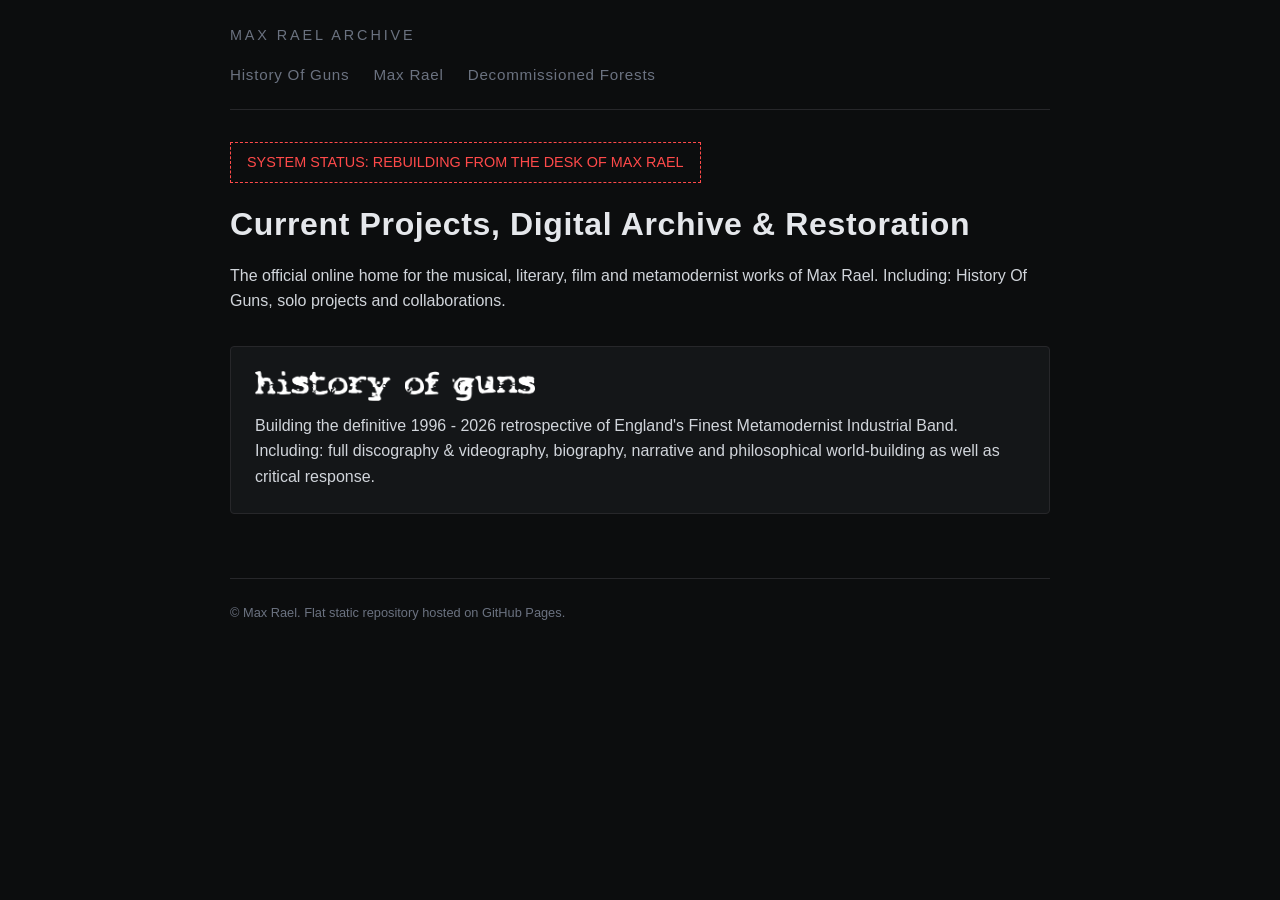
<file: index.html>
<!doctype html>
<html lang="en">
  <head>
    <meta charset="UTF-8" />
    <meta name="viewport" content="width=device-width, initial-scale=1.0" />
    <title>Max Rael - Digital Archive & Portfolio</title>
    <link rel="stylesheet" href="css/style.css" />
  </head>
  <body>
    <div class="container">
      <div>
        <!-- Master Navigation Bar -->
        <header class="site-header">
          <div class="site-title">
            <a href="index.html">Max Rael Archive</a>
          </div>
          <nav class="matrix-nav">
            <a href="historyofguns/index.html">History Of Guns</a>
            <a href="maxrael/index.html">Max Rael</a>
            <a href="#" class="placeholder" title="In development"
              >Decommissioned Forests</a
            >
          </nav>
        </header>

        <main class="hero">
          <div class="status">
            System Status: Rebuilding from the Desk of Max Rael
          </div>
          <h1>Current Projects, Digital Archive & Restoration</h1>
          <p>
            The official online home for the musical, literary, film and
            metamodernist works of Max Rael. Including: History Of Guns, solo
            projects and collaborations.
          </p>

          <div class="project-cards">
            <a href="historyofguns/index.html" class="card">
              <div class="card-logo-container">
                <img
                  src="historyofguns/images/hog-logo.png"
                  alt="History Of Guns"
                  class="card-logo"
                />
              </div>

              <p>
                Building the definitive 1996 - 2026 retrospective of England's
                Finest Metamodernist Industrial Band. Including: full
                discography & videography, biography, narrative and
                philosophical world-building as well as critical response.
              </p>
            </a>
          </div>
        </main>
      </div>

      <footer>
        <span
          >&copy; Max Rael. Flat static repository hosted on GitHub Pages.</span
        >
      </footer>
    </div>
  </body>
</html>
</file>
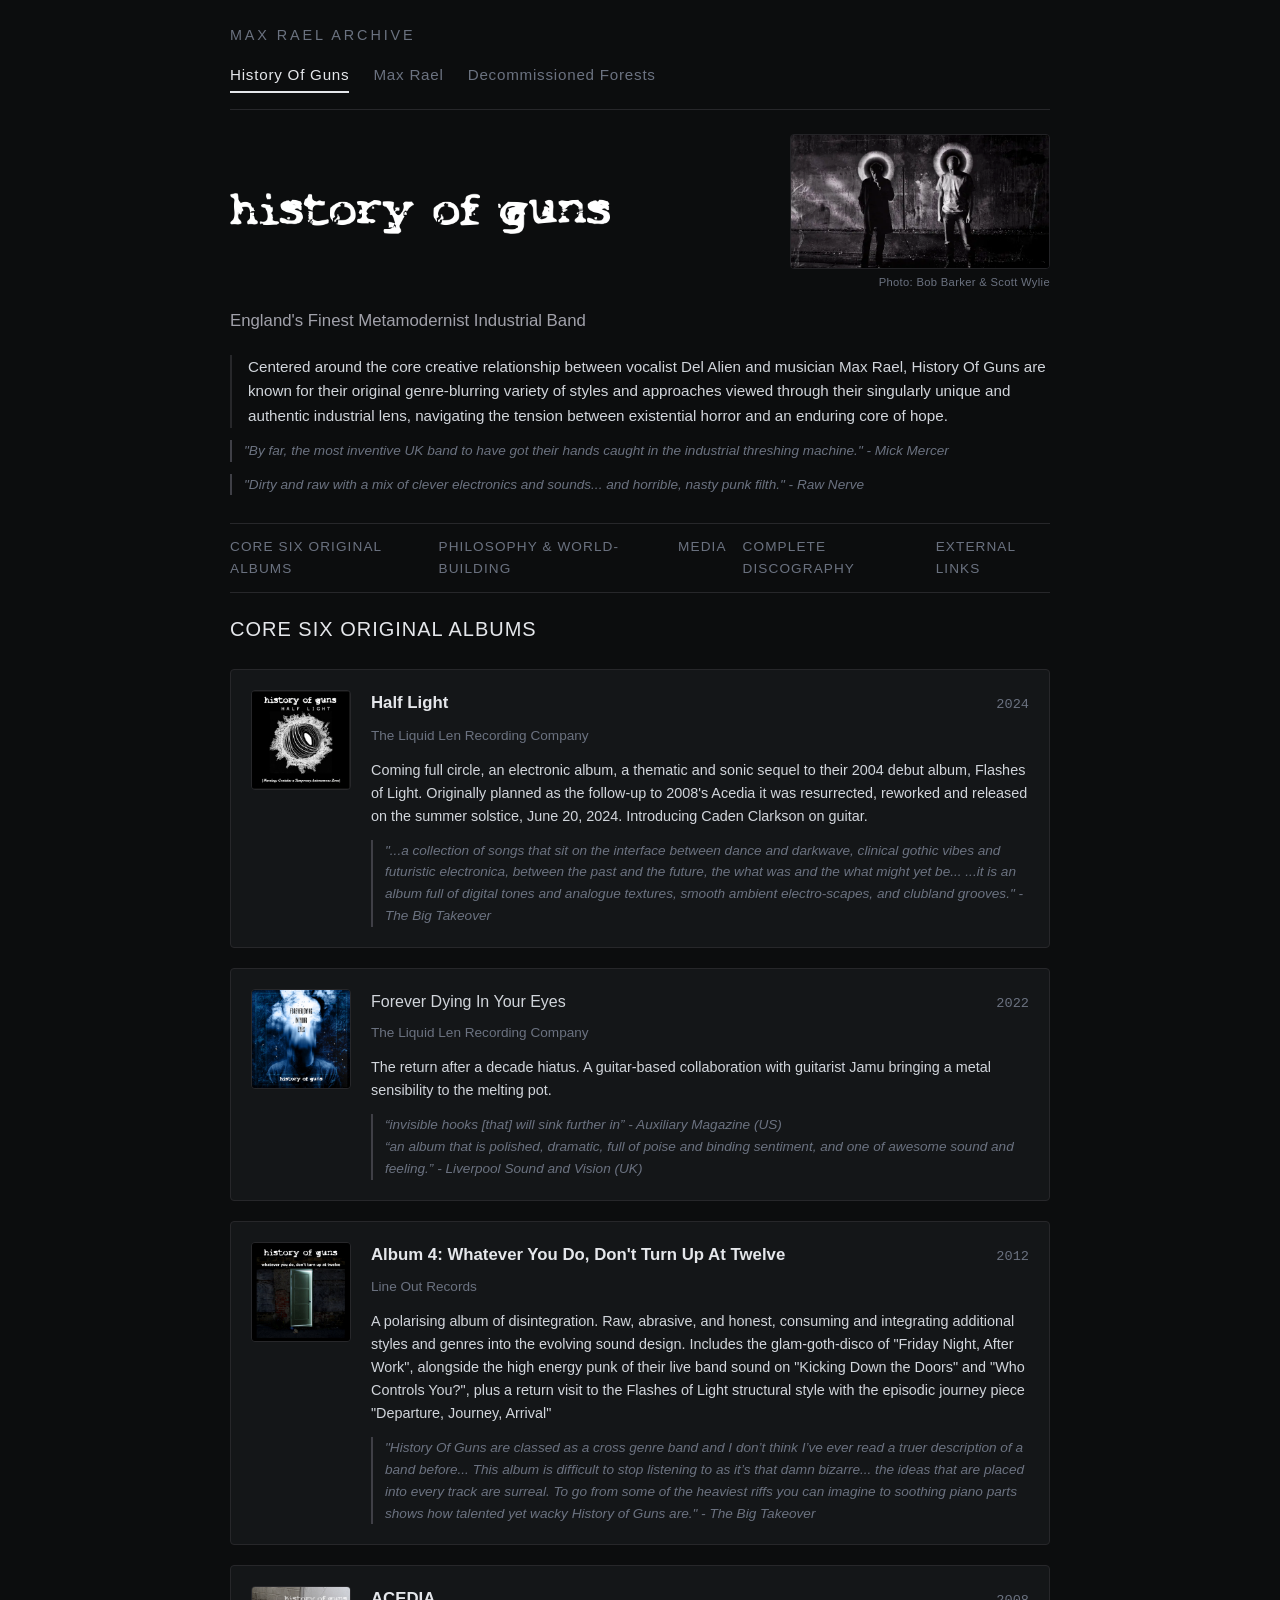
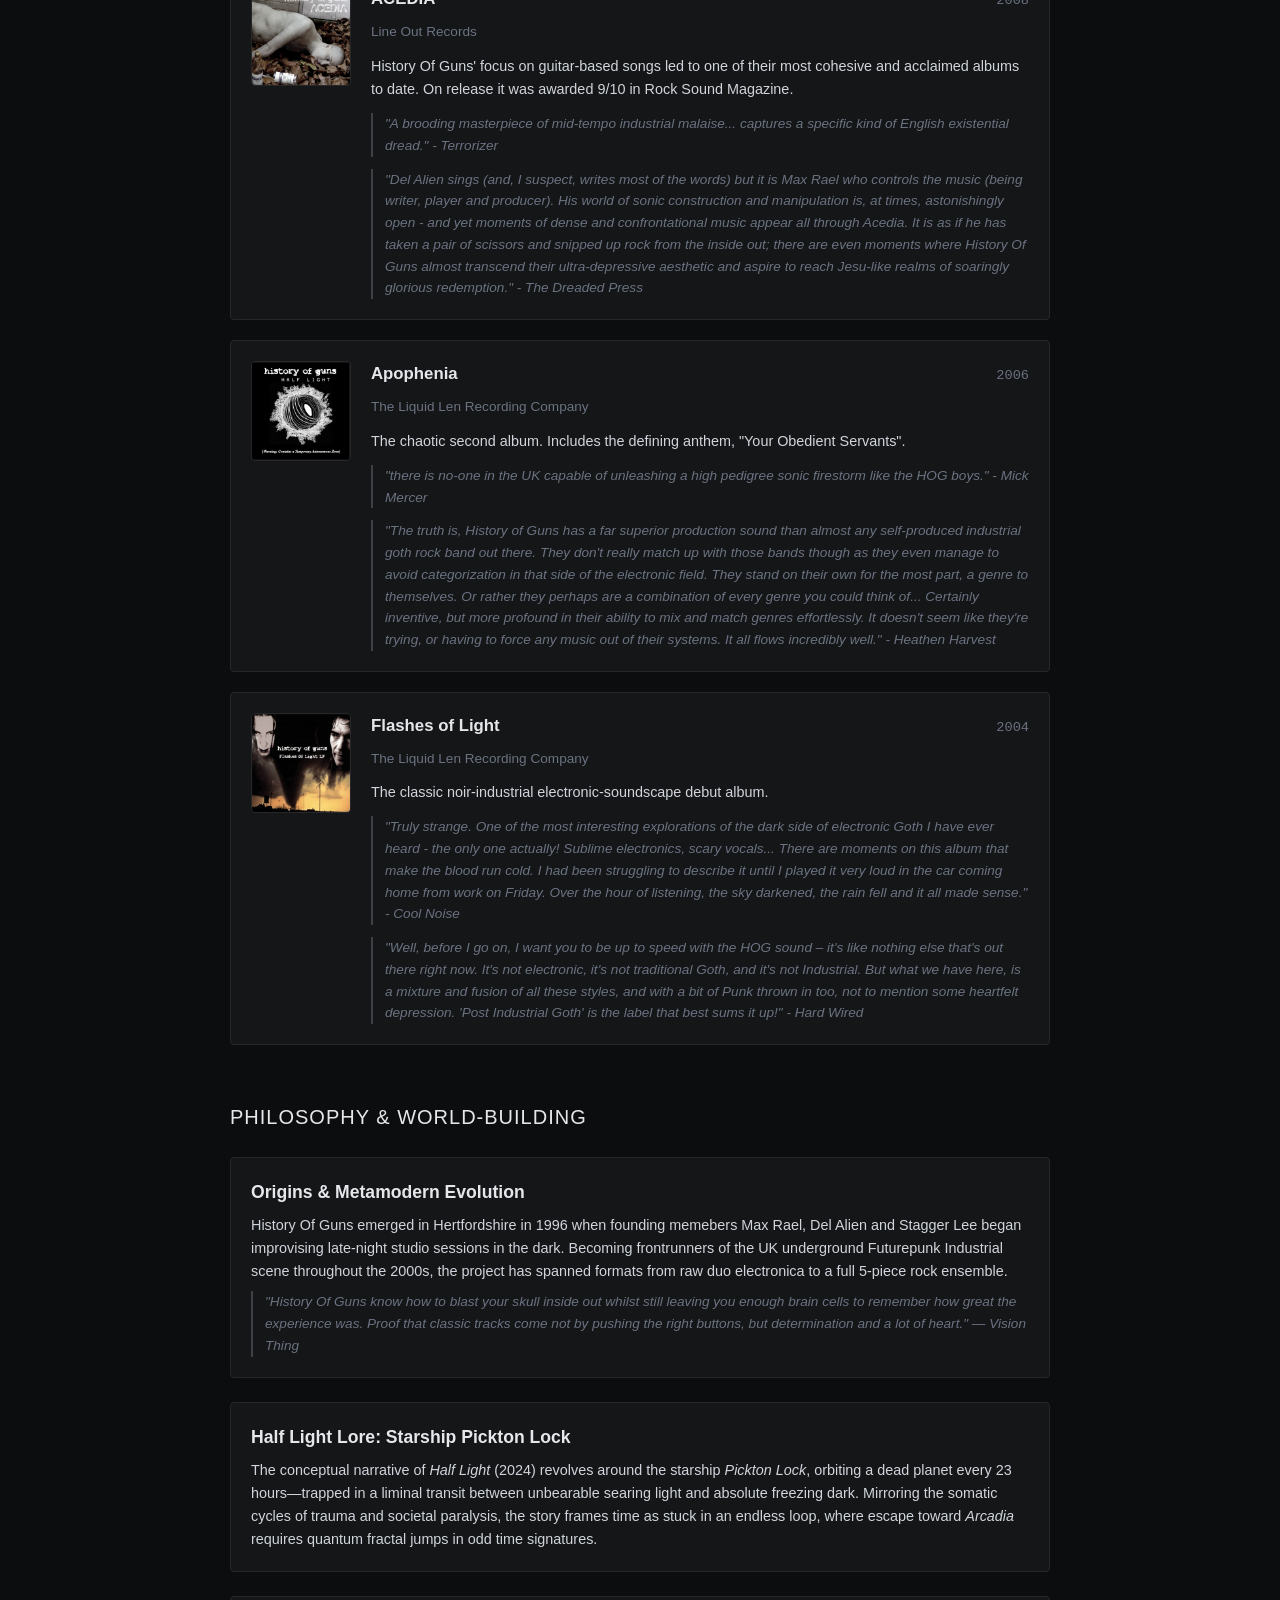
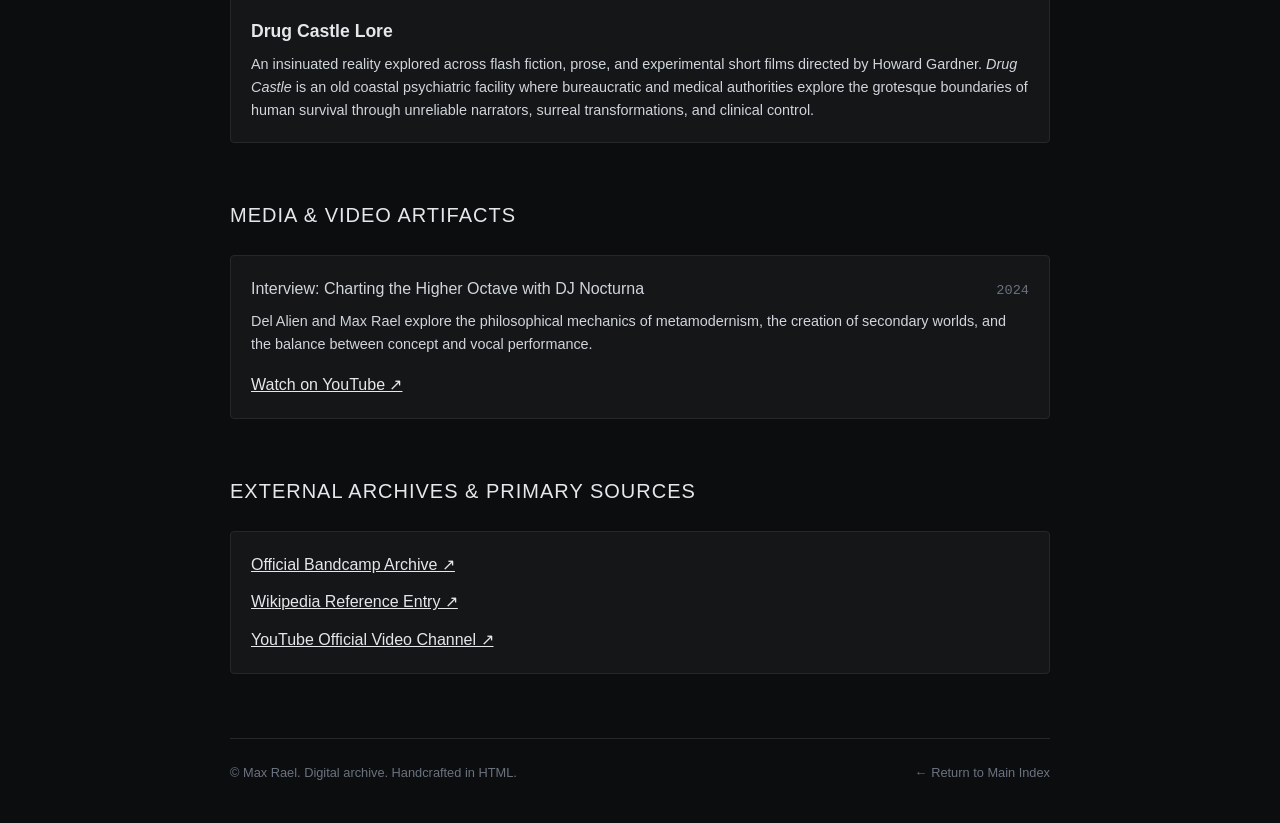
<file: historyofguns/index.html>
<!doctype html>
<html lang="en">
  <head>
    <meta charset="UTF-8" />
    <meta name="viewport" content="width=device-width, initial-scale=1.0" />
    <title>History Of Guns — Official Homepage</title>
    <link rel="stylesheet" href="../css/style.css">
  </head>
  <body>
    <div class="container">
      <!-- Site Header & Master Navigation -->
      <header class="site-header">
        <div class="site-title"><a href="../index.html">Max Rael Archive</a></div>
        <nav class="matrix-nav">
          <a href="index.html" class="active">History Of Guns</a>
          <a href="../maxrael/index.html">Max Rael</a>
          <a href="#" class="placeholder" title="In development">Decommissioned Forests</a>
        </nav>
      </header>

      <!-- Main Heading -->
      <main>
        <section class="dossier-intro">
          <div class="dossier-hero-header">
            <div class="brand-banner">
              <img
              src="images/hog-logo.png"
              alt="History Of Guns"
              class="responsive-logo"
              />
          </div>
          <figure class="hero-photo-card">
      <img
        src="images/bandpix/history_of_guns_4.webp"
        alt="Del Alien and Max Rael standing against a textured concrete wall with glowing circular halos behind their heads"
        class="hero-band-photo"
      />
      <figcaption class="hero-photo-caption">
        Photo: Bob Barker &amp; Scott Wylie
      </figcaption>
    </figure>
          </div>
          <h1 class="visually-hidden">History Of Guns</h1>
          <p class="dossier-subtitle">
            England's Finest Metamodernist Industrial Band
          </p>
          <p class="lead-text">
            Centered around the core creative relationship between vocalist Del
            Alien and musician Max Rael, History Of Guns are known for their
            original genre-blurring variety of styles and approaches viewed
            through their singularly unique and authentic industrial lens,
            navigating the tension between existential horror and an enduring
            core of hope.
          </p>
          <div class="quote-block">
              "By far, the most inventive UK band to have got their hands caught
              in the industrial threshing machine." - Mick Mercer
            </div>
            <div class="quote-block">
            "Dirty and raw with a mix of clever electronics and sounds... and horrible, nasty punk filth." - Raw Nerve
            </div> 
          </section>

        <!-- Artifact Filter Bar -->
        <nav class="artifact-filters">
          <a href="#discography">Core Six Original Albums</a>
          <a href="#dossier">Philosophy & World-Building</a>
          <a href="#media">Media</a>
          <a href="discog.html">Complete Discography</a>
          <a href="#archives">External Links</a>
        </nav>

        <!-- Studio Releases Section -->
        <section id="discography" class="section-block">
          <h2>Core Six Original Albums</h2>
          <div class="release-list">
            <article class="release-card">
          <div class="release-card-body">
            <!-- Clickable Album Cover Thumbnail -->
            <a href="album-half-light.html" class="release-thumb-link" title="Explore Half Light (2024)">
              <img src="images/thumbs/half_light_thumb.jpg" alt="Half Light album cover" class="release-thumb">
            </a>

            <!-- Release Details & Clickable Title -->
            <div class="release-content">
              <div class="release-header">
                <span class="release-title">
                    <a href="album-half-light.html" class="release-title-link">Half Light</a>
                </span>
                <span class="release-year">2024</span>
              </div>
              <div class="release-meta">The Liquid Len Recording Company</div>
              <p class="release-desc">
                Coming full circle, an electronic album, a thematic and sonic
                sequel to their 2004 debut album, Flashes of Light. Originally
                planned as the follow-up to 2008's Acedia it was resurrected,
                reworked and released on the summer solstice, June 20, 2024.
                Introducing Caden Clarkson on guitar.
              </p>
              <div class="quote-block">
                "...a collection of songs that sit on the interface between
                dance and darkwave, clinical gothic vibes and futuristic
                electronica, between the past and the future, the what was and
                the what might yet be... ...it is an album full of digital tones
                and analogue textures, smooth ambient electro-scapes, and
                clubland grooves." - The Big Takeover
              </div>
            </article>

            <article class="release-card">
              <!-- 1. START THE FLEXWRAPPER HERE -->
              <div class="release-card-body">
                <!-- Thumbnail Link -->
                <a href="album-forever.html" class="release-thumb-link" title="Explore Forever Dying In Your Eyes (2022)">
                  <img src="images/thumbs/forever_dying_thumb.jpg" alt="Forever Dying In Your Eyes album cover" class="release-thumb">
                </a>
                <!-- 2. WRAP ALL TEXT ELEMENTS IN RELEASE-CONTENT -->
                <div class="release-content">
                  <div class="release-header">
                    <span class="release-title">Forever Dying In Your Eyes</span>
                    <span class="release-year">2022</span>
                  </div>

                  <div class="release-meta">The Liquid Len Recording Company</div>
                    <p class="release-desc">
                      The return after a decade hiatus. A guitar-based collaboration
                      with guitarist Jamu bringing a metal sensibility to the melting pot.
                    </p>
                  <div class="quote-block">
                    “invisible hooks [that] will sink further in” - Auxiliary Magazine (US) 
                    <br>“an album that is polished, dramatic, full of poise and binding sentiment, and one of awesome sound and feeling.” - Liverpool Sound and Vision (UK)
                  </div>
                </div>
              </div>
            </article>

            <article class="release-card">
              <!-- 1. START THE FLEXWRAPPER HERE -->
              <div class="release-card-body">
                <!-- Thumbnail Link -->
                <a href="album-album4.html" class="release-thumb-link" title="Explore Album 4 (2012)">
                  <img src="images/thumbs/album4_thumb.jpg" alt="Album 4 album cover" class="release-thumb">
                </a>
                <!-- 2. WRAP ALL TEXT ELEMENTS IN RELEASE-CONTENT -->
                <div class="release-content">
                  <div class="release-header">
                    <span class="release-title"><a href="album-album4.html" class="release-title-link">Album 4: Whatever You Do, Don't Turn Up At Twelve</a></span
                >
                    <span class="release-year">2012</span>
                  </div>
                  <div class="release-meta">Line Out Records</div>
                  <p class="release-desc">
                     A polarising album of disintegration. Raw, abrasive, and honest,
                    consuming and integrating additional styles and genres into the
                    evolving sound design. Includes the glam-goth-disco of "Friday Night,
                    After Work", alongside the high energy punk of their live band
                    sound on "Kicking Down the Doors" and "Who Controls You?", plus a
                    return visit to the Flashes of Light structural style with the episodic 
                    journey piece "Departure, Journey, Arrival"
                  </p>
                  <div class="quote-block">
                    "History Of Guns are classed as a cross genre band and I don’t think I’ve ever 
                     read a truer description of a band before... This album is difficult to stop listening 
                     to as it’s that damn bizarre... the ideas that are placed into every track are surreal. 
                     To go from some of the heaviest riffs you can imagine to soothing piano parts shows how talented 
                     yet wacky History of Guns are." - The Big Takeover                   
                  </div>
                </div>
              </div> 
            </article>

            <article class="release-card">
              <!-- 1. START THE FLEXWRAPPER HERE -->
              <div class="release-card-body">
                <!-- Clickable Album Cover Thumbnail -->
                <a href="album-acedia.html" class="release-thumb-link" title="Explore Acedia (2008)">
                  <img src="images/thumbs/acedia_thumb.jpg" alt="Acedia album cover" class="release-thumb">
                </a>
                <!-- Release Details & Clickable Title -->
                <div class="release-content">
                 <div class="release-header">
                  <span class="release-title"><a href="album-acedia.html" class="release-title-link">ACEDIA</a></span>
                  <span class="release-year">2008</span>
                 </div>
                <div class="release-meta">Line Out Records</div>
                <p class="release-desc">
                History Of Guns' focus on guitar-based songs led to one of their most cohesive and acclaimed albums to date. 
                On release it was awarded 9/10 in Rock Sound Magazine. 
                </p>
                <div class="quote-block">
                "A brooding masterpiece of mid-tempo industrial malaise...
                captures a specific kind of English existential dread." - Terrorizer
                </div>
                <div class="quote-block">
                "Del Alien sings (and, I suspect, writes most of the words) but it is Max Rael who controls the music (being writer, player and producer). His world of sonic construction and manipulation is, at times, astonishingly open - and yet moments of dense and confrontational music appear all through Acedia. It is as if he has taken a pair of scissors and snipped up rock from the inside out; there are even moments where History Of Guns almost transcend their ultra-depressive aesthetic and aspire to reach Jesu-like realms of soaringly glorious redemption." - The Dreaded Press
              </div>
              </div>
              </div>
            </article>

            <article class="release-card">
              <div class="release-card-body">
              <!-- Clickable Album Cover Thumbnail -->
              <a href="album-apophenia.html" class="release-thumb-link" title="Explore Half Light (2024)">
               <img src="images/thumbs/half_light_thumb.jpg" alt="Half Light album cover" class="release-thumb">
              </a>
              <!-- 2. WRAP ALL TEXT ELEMENTS IN RELEASE-CONTENT -->
              <div class="release-content">
                <div class="release-header">
                 <span class="release-title"><a href="album-apophenia.html" class="release-title-link">Apophenia</a></span>
                 <span class="release-year">2006</span>
                </div>
                <div class="release-meta">The Liquid Len Recording Company</div>
                  <p class="release-desc">
                    The chaotic second album. Includes the defining anthem, "Your Obedient
                     Servants".
                  </p>
                
                <div class="quote-block">
                 "there is no-one in the UK capable of unleashing a high pedigree sonic firestorm like the HOG boys." - Mick Mercer 
              </div>
                              <div class="quote-block">
            "The truth is, History of Guns has a far superior production sound than almost any self-produced industrial goth rock band out there. They don't really match up with those bands though as they even manage to avoid categorization in that side of the electronic field. They stand on their own for the most part, a genre to themselves. Or rather they perhaps are a combination of every genre you could think of... Certainly inventive, but more profound in their ability to mix and match genres effortlessly. It doesn't seem like they're trying, or having to force any music out of their systems. It all flows incredibly well." - Heathen Harvest
            </div>
            </div>
                </div>
            </article>

            <article class="release-card">
             <div class="release-card-body">
              <!-- Clickable Album Cover Thumbnail -->
              <a href="album-flashes.html" class="release-thumb-link" title="Explore Flashes of Light (2004)">
               <img src="images/thumbs/flashes_thumb.jpg" alt="Flashes of Light album cover" class="release-thumb">
              </a>

              <!-- Release Details & Clickable Title -->
              <div class="release-content">  
               <div class="release-header">
                <span class="release-title"><a href="album-flashes.html" class="release-title-link">Flashes of Light</a></span>
                <span class="release-year">2004</span>
               </div>
               <div class="release-meta">The Liquid Len Recording Company</div>
                <p class="release-desc">
                 The classic noir-industrial electronic-soundscape debut album.
                </p>
               
               <div class="quote-block">"Truly strange. One of the most interesting explorations of the dark side of electronic Goth I have ever heard - the only one actually! Sublime electronics, scary vocals... There are moments on this album that make the blood run cold. I had been struggling to describe it until I played it very loud in the car coming home from work on Friday. Over the hour of listening, the sky darkened, the rain fell and it all made sense." - Cool Noise</div>
               <div class="quote-block">"Well, before I go on, I want you to be up to speed with the HOG sound – it's like nothing else that's out there right now. It's not electronic, it's not traditional Goth, and it's not Industrial. But what we have here, is a mixture and fusion of all these styles, and with a bit of Punk thrown in too, not to mention some heartfelt depression. 'Post Industrial Goth' is the label that best sums it up!" - Hard Wired</div>
             </div>
            </article>
          </div>
        </section>
        <!-- Dossier: History, Narratives, Critical Lore -->
        <section id="dossier" class="section-block">
          <h2>Philosophy & World-Building</h2>

          <!-- 1. Biography & Critical Reception -->
          <article class="release-card" style="margin-bottom: 1.5rem">
            <h3
              style="
                color: var(--accent-color);
                font-size: 1.1rem;
                margin-bottom: 0.5rem;
              "
            >
              Origins & Metamodern Evolution
            </h3>
            <p class="release-desc">
              History Of Guns emerged in Hertfordshire in 1996 when founding memebers 
              Max Rael, Del Alien and Stagger Lee began improvising late-night studio 
              sessions in the dark. Becoming frontrunners of the UK underground Futurepunk
              Industrial scene throughout the 2000s, the project has spanned formats
              from raw duo electronica to a full 5-piece rock ensemble.
            </p>
            
            <div class="quote-block" style="margin-top: 0.5rem">
              "History Of Guns know how to blast your skull inside out whilst still leaving you enough brain cells to remember how great the experience was. Proof that classic tracks come not by pushing the right buttons, but determination and a lot of heart." — Vision Thing
            </div>
          </article>

          <!-- 2. Half Light Lore -->
          <article class="release-card" style="margin-bottom: 1.5rem">
            <h3
              style="
                color: var(--accent-color);
                font-size: 1.1rem;
                margin-bottom: 0.5rem;
              "
            >
              Half Light Lore: Starship Pickton Lock
            </h3>
            <p class="release-desc">
              The conceptual narrative of <em>Half Light</em> (2024) revolves
              around the starship <em>Pickton Lock</em>, orbiting a dead planet
              every 23 hours—trapped in a liminal transit between unbearable
              searing light and absolute freezing dark. Mirroring the somatic
              cycles of trauma and societal paralysis, the story frames time as
              stuck in an endless loop, where escape toward
              <em>Arcadia</em> requires quantum fractal jumps in odd time
              signatures.
            </p>
          </article>

          <!-- 3. Drug Castle Lore -->
          <article class="release-card">
            <h3
              style="
                color: var(--accent-color);
                font-size: 1.1rem;
                margin-bottom: 0.5rem;
              "
            >
              Drug Castle Lore
            </h3>
            <p class="release-desc">
              An insinuated reality explored across flash fiction, prose, and
              experimental short films directed by Howard Gardner.
              <em>Drug Castle</em> is an old coastal psychiatric facility where
              bureaucratic and medical authorities explore the grotesque
              boundaries of human survival through unreliable narrators, surreal
              transformations, and clinical control.
            </p>
          </article>
        </section>

        <!-- Media Section -->
        <section id="media" class="section-block">
          <h2>Media & Video Artifacts</h2>
          <div class="release-card">
            <div class="release-header">
              <span class="release-title"
                >Interview: Charting the Higher Octave with DJ Nocturna</span
              >
              <span class="release-year">2024</span>
            </div>
            <p class="release-desc" style="margin-bottom: 1rem">
              Del Alien and Max Rael explore the philosophical mechanics of
              metamodernism, the creation of secondary worlds, and the balance
              between concept and vocal performance.
            </p>
            <p>
              <a
                href="https://www.youtube.com/watch?v=d9YlDnWQgOo"
                target="_blank"
                style="color: var(--accent-color); text-decoration: underline"
                >Watch on YouTube ↗</a
              >
            </p>
          </div>
        </section>

        <!-- Links & External Archives -->
        <section id="archives" class="section-block">
          <h2>External Archives & Primary Sources</h2>
          <div class="release-card">
            <ul
              style="
                list-style: none;
                display: flex;
                flex-direction: column;
                gap: 0.75rem;
              "
            >
              <li>
                <a
                  href="https://historyofguns.bandcamp.com"
                  target="_blank"
                  style="color: var(--accent-color)"
                  >Official Bandcamp Archive ↗</a
                >
              </li>
              <li>
                <a
                  href="https://en.wikipedia.org/wiki/History_of_Guns"
                  target="_blank"
                  style="color: var(--accent-color)"
                  >Wikipedia Reference Entry ↗</a
                >
              </li>
              <li>
                <a
                  href="https://www.youtube.com/watch?v=WPaXtI0cIKg&list=PLx2bWRaDH5pyqkpFkQ772BtD4XsXRK-3u&pp=8AUB0gcJCW4DOCosWNinsAgC"
                  target="_blank"
                  style="color: var(--accent-color)"
                  >YouTube Official Video Channel ↗</a
                >
              </li>
            </ul>
          </div>
        </section>
      </main>

      <!-- Footer -->
      <footer>
        <span>&copy; Max Rael. Digital archive. Handcrafted in HTML.</span>
        <span><a href="../index.html">← Return to Main Index</a></span>
      </footer>
    </div>
  </body>
</html>
</file>
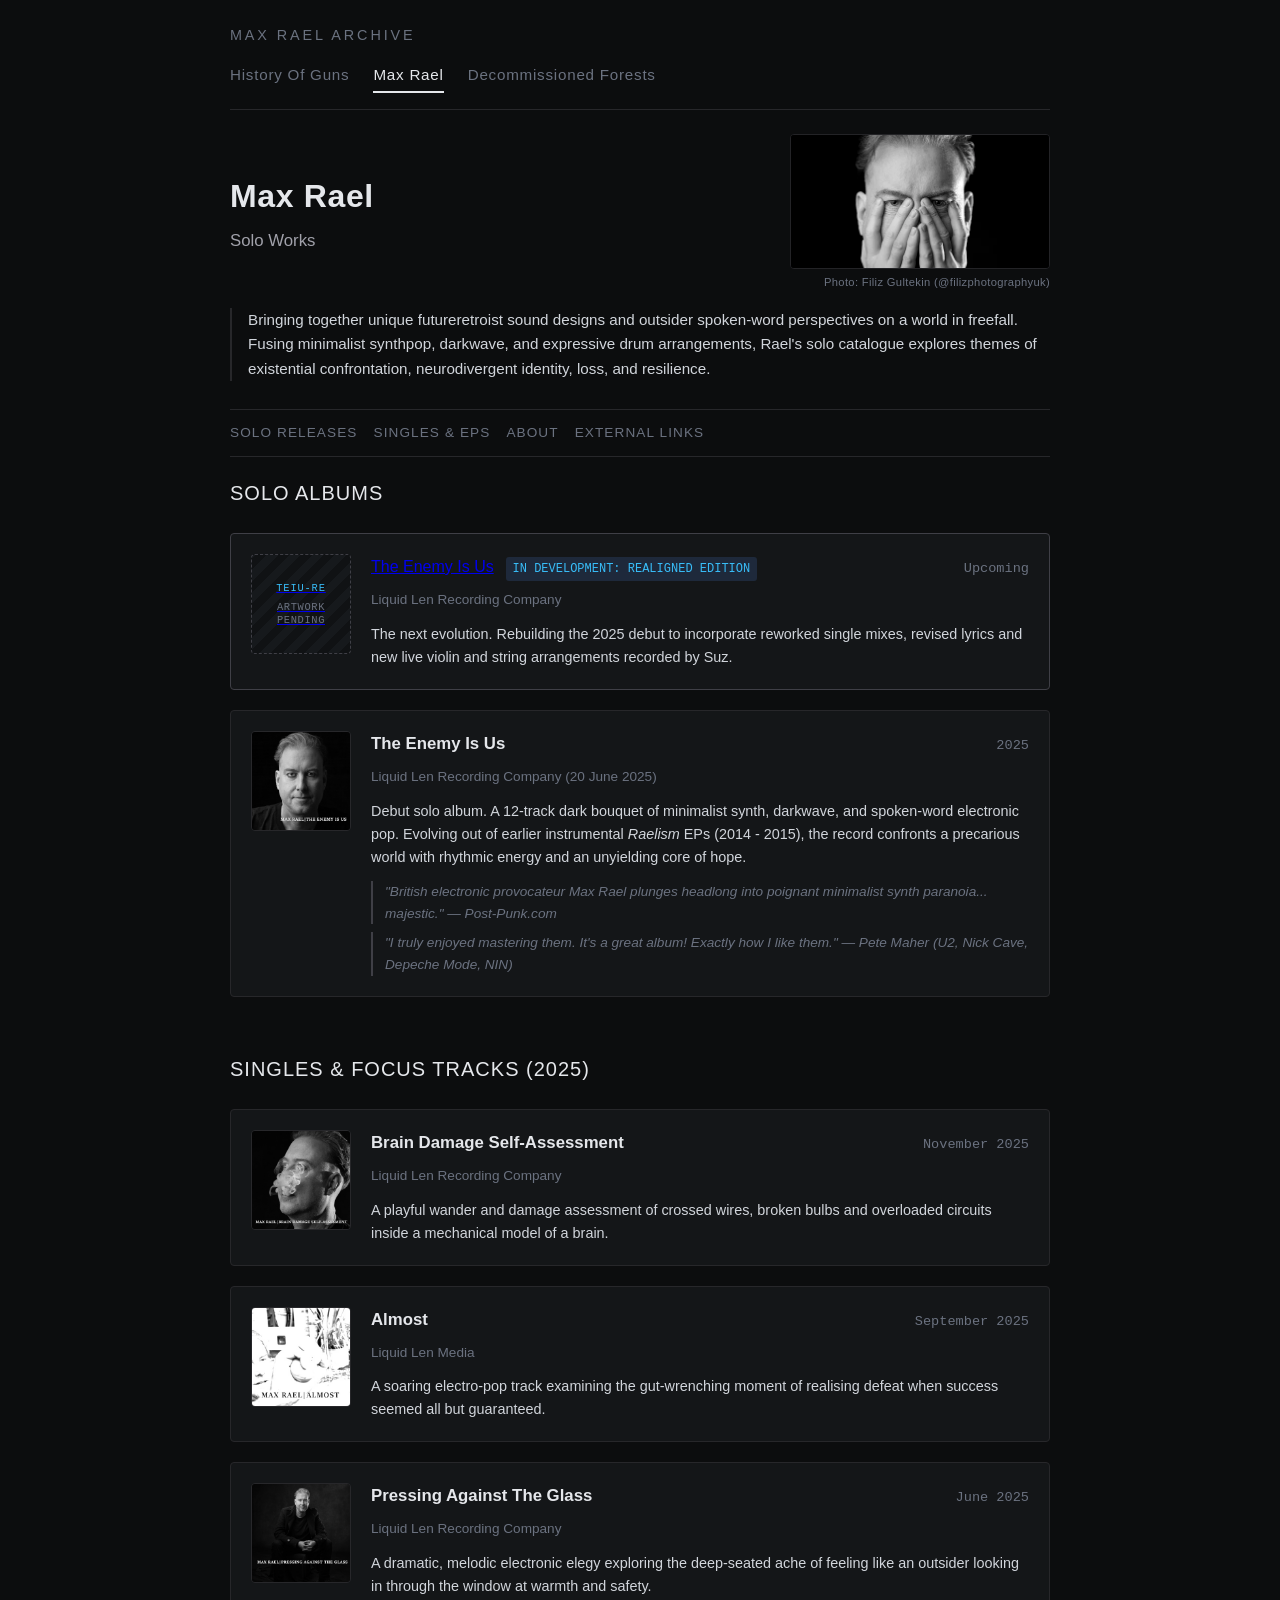
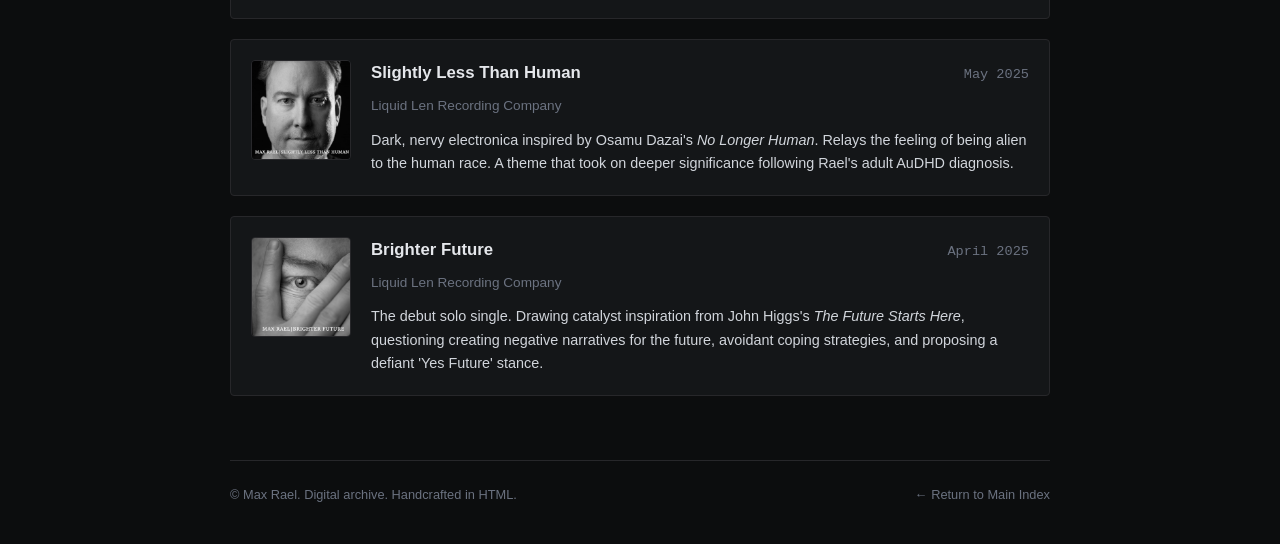
<file: maxrael/index.html>
<!doctype html>
<html lang="en">
  <head>
    <meta charset="UTF-8" />
    <meta name="viewport" content="width=device-width, initial-scale=1.0" />
    <title>Max Rael - Official Homepage</title>
    <link rel="stylesheet" href="../css/style.css" />
  </head>
  <body>
    <div class="container">
      <!-- Site Header & Master Navigation -->
      <header class="site-header">
        <div class="site-title">
          <a href="../index.html">Max Rael Archive</a>
        </div>
        <nav class="matrix-nav">
          <a href="../historyofguns/index.html">History Of Guns</a>
          <a href="maxrael/index.html" class="active">Max Rael</a>
          <a href="#" class="placeholder" title="In development"
            >Decommissioned Forests</a
          >
        </nav>
      </header>

      <!-- Main Heading -->
      <main>
        <section class="dossier-intro">
          <div class="dossier-hero-header">
            <!-- Left Column: Title & Subtitle -->
            <div class="brand-banner">
              <h1 style="margin-bottom: 0.35rem">Max Rael</h1>
              <p class="dossier-subtitle" style="margin-bottom: 0">
                Solo Works
              </p>
            </div>

            <!-- Right Column: Stylized Solo Portrait & Credit -->
            <figure class="hero-photo-card">
              <img
                src="images/max_4_web.webp"
                alt="Monochrome portrait of Max Rael holding his hands over his face against a black background"
                class="hero-band-photo"
              />
              <figcaption class="hero-photo-caption">
                Photo: Filiz Gultekin (@filizphotographyuk)
              </figcaption>
            </figure>
          </div>

          <p class="lead-text">
            Bringing together unique futureretroist sound designs and outsider
            spoken-word perspectives on a world in freefall. Fusing minimalist
            synthpop, darkwave, and expressive drum arrangements, Rael's solo
            catalogue explores themes of existential confrontation,
            neurodivergent identity, loss, and resilience.
          </p>
        </section>

        <!-- Sub-nav filters -->
        <nav class="artifact-filters">
          <a href="#releases">Solo Releases</a>
          <a href="#singles">Singles & EPs</a>
          <a href="#philosophy">About</a>
          <a href="#archives">External Links</a>
        </nav>

        <!-- Solo Releases Section -->
        <section id="releases" class="section-block">
          <h2>Solo Albums</h2>
          <div class="release-list">
            <!-- Incoming Realigned Edition -->
            <article class="release-card" style="border-color: #3f3f46">
              <div class="release-card-body">
                <a
                  href="#"
                  class="placeholder"
                  title="Explore The Enemy Is Us (Realigned Edition)"
                  ><div class="release-thumb-placeholder">
                    <span class="placeholder-code">TEIU-RE</span>
                    <span class="placeholder-status">ARTWORK<br />PENDING</span>
                  </div>
                </a>
                <div class="release-content">
                  <div class="release-header">
                    <span class="release-title">
                      <a href="#" class="placeholder">The Enemy Is Us</a>
                      <span class="badge-work"
                        >IN DEVELOPMENT: REALIGNED EDITION</span
                      >
                    </span>
                    <span class="release-year">Upcoming</span>
                  </div>
                  <div class="release-meta">Liquid Len Recording Company</div>
                  <p class="release-desc">
                    The next evolution. Rebuilding the 2025 debut to incorporate
                    reworked single mixes, revised lyrics and new live violin
                    and string arrangements recorded by Suz.
                  </p>
                </div>
              </div>
            </article>

            <!-- Original Album -->
            <article class="release-card">
              <div class="release-card-body">
                <a
                  href="album-the-enemy-is-us.html"
                  class="release-thumb-link"
                  title="Explore The Enemy Is Us (2025)"
                >
                  <img
                    src="images/thumbs/enemy_thumb.jpg"
                    alt="The Enemy Is Us original album cover"
                    class="release-thumb"
                  />
                </a>
                <div class="release-content">
                  <div class="release-header">
                    <span class="release-title">
                      <a
                        href="album-the-enemy-is-us.html"
                        class="release-title-link"
                        >The Enemy Is Us</a
                      >
                    </span>
                    <span class="release-year">2025</span>
                  </div>
                  <div class="release-meta">
                    Liquid Len Recording Company (20 June 2025)
                  </div>
                  <p class="release-desc">
                    Debut solo album. A 12-track dark bouquet of minimalist
                    synth, darkwave, and spoken-word electronic pop. Evolving
                    out of earlier instrumental <em>Raelism</em> EPs (2014 -
                    2015), the record confronts a precarious world with rhythmic
                    energy and an unyielding core of hope.
                  </p>
                  <div class="quote-block">
                    "British electronic provocateur Max Rael plunges headlong
                    into poignant minimalist synth paranoia... majestic." —
                    Post-Punk.com
                  </div>
                  <div class="quote-block" style="margin-top: 0.5rem">
                    "I truly enjoyed mastering them. It's a great album! Exactly
                    how I like them." — Pete Maher (U2, Nick Cave, Depeche Mode,
                    NIN)
                  </div>
                </div>
              </div>
            </article>
          </div>
        </section>

        <!-- Singles Section -->
        <section id="singles" class="section-block">
          <h2>Singles & Focus Tracks (2025)</h2>
          <div class="release-list">
            <!-- Single: Brain Damage Self-Assessment -->
            <article class="release-card">
              <div class="release-card-body">
                <a
                  href="single-brain-damage.html"
                  class="release-thumb-link"
                  title="Explore Brain Damage Self-Assessment single"
                >
                  <img
                    src="images/thumbs/brain_thumb.jpg"
                    alt="Brain Damage Self-Assessment single cover"
                    class="release-thumb"
                  />
                </a>
                <div class="release-content">
                  <div class="release-header">
                    <span class="release-title">
                      <a
                        href="single-brain-damage-self-assessment.html"
                        class="release-title-link"
                        >Brain Damage Self-Assessment</a
                      >
                    </span>
                    <span class="release-year">November 2025</span>
                  </div>
                  <div class="release-meta">Liquid Len Recording Company</div>
                  <p class="release-desc">
                    A playful wander and damage assessment of crossed wires,
                    broken bulbs and overloaded circuits inside a mechanical
                    model of a brain.
                  </p>
                </div>
              </div>
            </article>

            <!-- Single: Almost -->
            <article class="release-card">
              <div class="release-card-body">
                <a
                  href="single-almost.html"
                  class="release-thumb-link"
                  title="Explore Almost single"
                >
                  <img
                    src="images/thumbs/almost_thumb.jpg"
                    alt="Almost single cover"
                    class="release-thumb"
                  />
                </a>
                <div class="release-content">
                  <div class="release-header">
                    <span class="release-title">
                      <a href="single-almost.html" class="release-title-link"
                        >Almost</a
                      >
                    </span>
                    <span class="release-year">September 2025</span>
                  </div>
                  <div class="release-meta">Liquid Len Media</div>
                  <p class="release-desc">
                    A soaring electro-pop track examining the gut-wrenching
                    moment of realising defeat when success seemed all but
                    guaranteed.
                  </p>
                </div>
              </div>
            </article>

            <!-- Single: Pressing Against The Glass -->
            <article class="release-card">
              <div class="release-card-body">
                <a
                  href="single-pressing-against-the-glass.html"
                  class="release-thumb-link"
                  title="Explore Pressing Against The Glass single"
                >
                  <img
                    src="images/thumbs/pressing_thumb.jpg"
                    alt="Pressing Against The Glass single cover"
                    class="release-thumb"
                  />
                </a>
                <div class="release-content">
                  <div class="release-header">
                    <span class="release-title">
                      <a
                        href="single-pressing-against-the-glass.html"
                        class="release-title-link"
                        >Pressing Against The Glass</a
                      >
                    </span>
                    <span class="release-year">June 2025</span>
                  </div>
                  <div class="release-meta">Liquid Len Recording Company</div>
                  <p class="release-desc">
                    A dramatic, melodic electronic elegy exploring the
                    deep-seated ache of feeling like an outsider looking in
                    through the window at warmth and safety.
                  </p>
                </div>
              </div>
            </article>

            <!-- Single: Slightly Less Than Human -->
            <article class="release-card">
              <div class="release-card-body">
                <a
                  href="single-slightly-less-than-human.html"
                  class="release-thumb-link"
                  title="Explore Slightly Less Than Human single"
                >
                  <img
                    src="images/thumbs/slightly_thumb.jpg"
                    alt="Slightly Less Than Human single cover"
                    class="release-thumb"
                  />
                </a>
                <div class="release-content">
                  <div class="release-header">
                    <span class="release-title">
                      <a
                        href="single-slightly-less-than-human.html"
                        class="release-title-link"
                        >Slightly Less Than Human</a
                      >
                    </span>
                    <span class="release-year">May 2025</span>
                  </div>
                  <div class="release-meta">Liquid Len Recording Company</div>
                  <p class="release-desc">
                    Dark, nervy electronica inspired by Osamu Dazai's
                    <em>No Longer Human</em>. Relays the feeling of being alien
                    to the human race. A theme that took on deeper significance
                    following Rael's adult AuDHD diagnosis.
                  </p>
                </div>
              </div>
            </article>

            <!-- Single: Brighter Future -->
            <article class="release-card">
              <div class="release-card-body">
                <a
                  href="single-brighter-future.html"
                  class="release-thumb-link"
                  title="Explore Brighter Future single"
                >
                  <img
                    src="images/thumbs/brighter_thumb.jpg"
                    alt="Brighter Future single cover"
                    class="release-thumb"
                  />
                </a>
                <div class="release-content">
                  <div class="release-header">
                    <span class="release-title">
                      <a
                        href="single-brighter-future.html"
                        class="release-title-link"
                        >Brighter Future</a
                      >
                    </span>
                    <span class="release-year">April 2025</span>
                  </div>
                  <div class="release-meta">Liquid Len Recording Company</div>
                  <p class="release-desc">
                    The debut solo single. Drawing catalyst inspiration from
                    John Higgs's <em>The Future Starts Here</em>, questioning
                    creating negative narratives for the future, avoidant coping
                    strategies, and proposing a defiant 'Yes Future' stance.
                  </p>
                </div>
              </div>
            </article>
          </div>
        </section>
      </main>
      <!-- Footer -->
      <footer>
        <span>&copy; Max Rael. Digital archive. Handcrafted in HTML.</span>
        <span><a href="/index.html">← Return to Main Index</a></span>
      </footer>
    </div>
  </body>
</html>
</file>
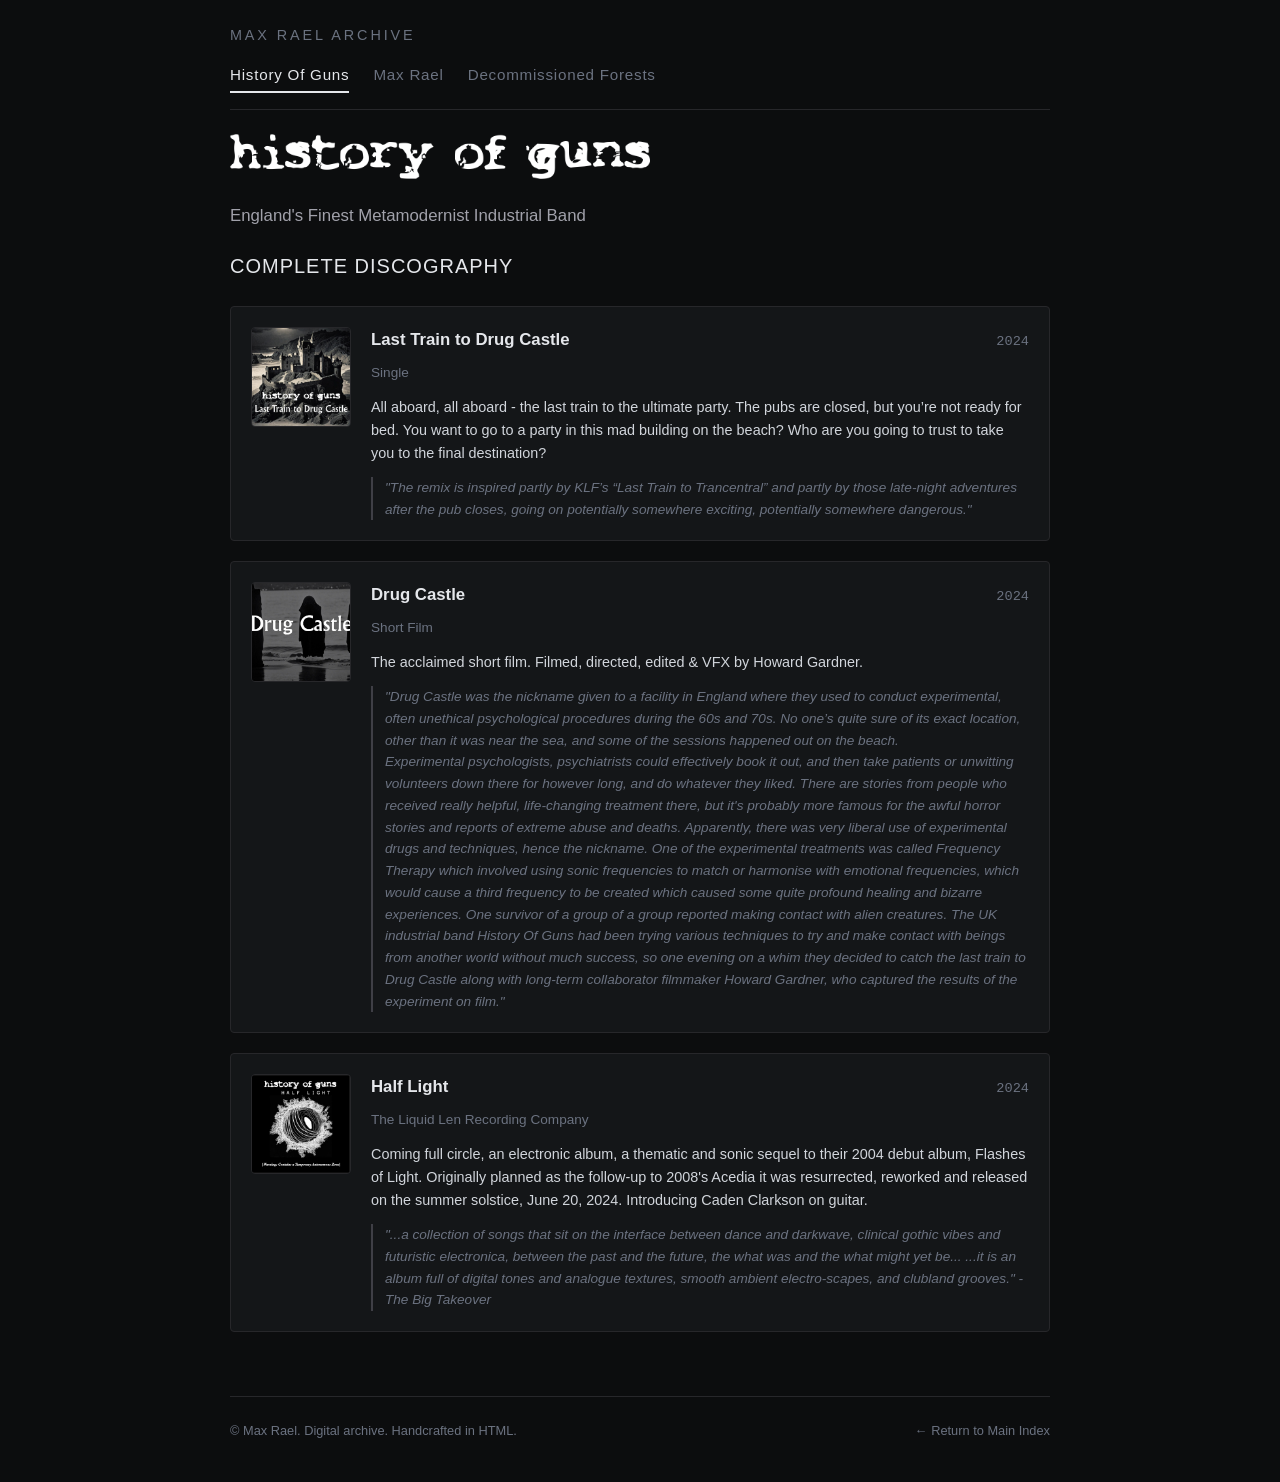
<file: historyofguns/discog.html>
<!doctype html>
<html lang="en">
  <head>
    <meta charset="UTF-8" />
    <meta name="viewport" content="width=device-width, initial-scale=1.0" />
    <title>History Of Guns — Official Homepage</title>
    <link rel="stylesheet" href="../css/style.css">
  </head>
  <body>
    <div class="container">
      <!-- Site Header & Master Navigation -->
      <header class="site-header">
        <div class="site-title"><a href="../index.html">Max Rael Archive</a></div>
        <nav class="matrix-nav">
          <a href="index.html" class="active">History Of Guns</a>
          <a href="../maxrael/index.html">Max Rael</a>
          <a href="#" class="placeholder" title="In development">Decommissioned Forests</a>
        </nav>
      </header>

      <!-- Main Heading -->
      <main>
        <section class="dossier-intro">
          <div class="brand-banner">
            <img
              src="images/hog-logo.png"
              alt="History Of Guns"
              class="responsive-logo"
            />
          </div>
          <h1 class="visually-hidden">History Of Guns</h1>
          <p class="dossier-subtitle">
            England's Finest Metamodernist Industrial Band
          </p>
        <!-- Studio Releases Section -->
        <section id="discography" class="section-block">
          <h2>Complete Discography</h2>
          <div class="release-list">

          <!-- Last Train Discog Item -->
          <article class="release-card">
           <div class="release-card-body">
            <!-- Clickable Album Cover Thumbnail -->
            <a href="https://youtu.be/vb841Ncl_5I?si=jWOrV4pZm_cMYX_m" class="release-thumb-link" title="Explore Last Train to Drug Castle (2024)">
              <img src="images/last_train_thumb.jpg" alt="Last Train to Drug Castle cover" class="release-thumb">
            </a>
            <!-- Release Details & Clickable Title -->
            <div class="release-content">
              <div class="release-header">
                <span class="release-title">
                    <a href="https://youtu.be/vb841Ncl_5I?si=jWOrV4pZm_cMYX_m" class="release-title-link">Last Train to Drug Castle</a>
                </span>
                <span class="release-year">2024</span>
              </div>
              <div class="release-meta">Single</div>
              <p class="release-desc">
                All aboard, all aboard - the last train to the ultimate party. The pubs are closed, but you’re not ready for bed. You want to go to a party in this mad building on the beach?

Who are you going to trust to take you to the final destination?
              </p>
              <div class="quote-block">
                "The remix is inspired partly by KLF’s “Last Train to Trancentral” and partly by those late-night adventures after the pub closes, going on potentially somewhere exciting, potentially somewhere dangerous." 
              </div>
            </div>
           </div>
          </article>

          <!-- Drug Castle Discog Item -->
          <article class="release-card">
           <div class="release-card-body">
            <!-- Clickable Album Cover Thumbnail -->
            <a href="https://www.youtube.com/watch?v=epbtJ4Z3rIU" class="release-thumb-link" title="Explore Drug Castle (2024)">
              <img src="images/drug_castle_thumb.jpg" alt="Drug Castle title" class="release-thumb">
            </a>
            <!-- Release Details & Clickable Title -->
            <div class="release-content">
              <div class="release-header">
                <span class="release-title">
                    <a href="https://www.youtube.com/watch?v=epbtJ4Z3rIU" class="release-title-link">Drug Castle</a>
                </span>
                <span class="release-year">2024</span>
              </div>
              <div class="release-meta">Short Film</div>
              <p class="release-desc">
                The acclaimed short film. Filmed, directed, edited & VFX by Howard Gardner.
              </p>
              <div class="quote-block">
                "Drug Castle was the nickname given to a facility in England where they used to conduct experimental, often unethical psychological procedures during the 60s and 70s. No one’s quite sure of its exact location, other than it was near the sea, and some of the sessions happened out on the beach. <br>
            Experimental psychologists, psychiatrists could effectively book it out, and then take patients or unwitting volunteers down there for however long, and do whatever they liked. There are stories from people who received really helpful, life-changing treatment there, but it's probably more famous for the awful horror stories and reports of extreme abuse and deaths. Apparently, there was very liberal use of experimental drugs and techniques, hence the nickname. 
One of the experimental treatments was called Frequency Therapy which involved using sonic frequencies to match or harmonise with emotional frequencies, which would cause a third frequency to be created which caused some quite profound healing and bizarre experiences. One survivor of a group of a group reported making contact with alien creatures.
The UK industrial band History Of Guns had been trying various techniques to try and make contact with beings from another world without much success, so one evening on a whim they decided to catch the last train to Drug Castle along with long-term collaborator filmmaker Howard Gardner, who captured the results of the experiment on film."  
            </div>
            </div>
           </div>
          </article>


          <!-- Discog Item -->
          <article class="release-card">
           <div class="release-card-body">
            <!-- Clickable Album Cover Thumbnail -->
            <a href="album-half-light.html" class="release-thumb-link" title="Explore Half Light (2024)">
              <img src="images/half_light_thumb.jpg" alt="Half Light album cover" class="release-thumb">
            </a>
            <!-- Release Details & Clickable Title -->
            <div class="release-content">
              <div class="release-header">
                <span class="release-title">
                    <a href="album-half-light.html" class="release-title-link">Half Light</a>
                </span>
                <span class="release-year">2024</span>
              </div>
              <div class="release-meta">The Liquid Len Recording Company</div>
              <p class="release-desc">
                Coming full circle, an electronic album, a thematic and sonic
                sequel to their 2004 debut album, Flashes of Light. Originally
                planned as the follow-up to 2008's Acedia it was resurrected,
                reworked and released on the summer solstice, June 20, 2024.
                Introducing Caden Clarkson on guitar.
              </p>
              <div class="quote-block">
                "...a collection of songs that sit on the interface between
                dance and darkwave, clinical gothic vibes and futuristic
                electronica, between the past and the future, the what was and
                the what might yet be... ...it is an album full of digital tones
                and analogue textures, smooth ambient electro-scapes, and
                clubland grooves." - The Big Takeover
              </div>
            </div>
           </div>
          </article>



        </section>
      </main>

      <!-- Footer -->
      <footer>
        <span>&copy; Max Rael. Digital archive. Handcrafted in HTML.</span>
        <span><a href="../index.html">← Return to Main Index</a></span>
      </footer>
    </div>
  </body>
</html>
</file>
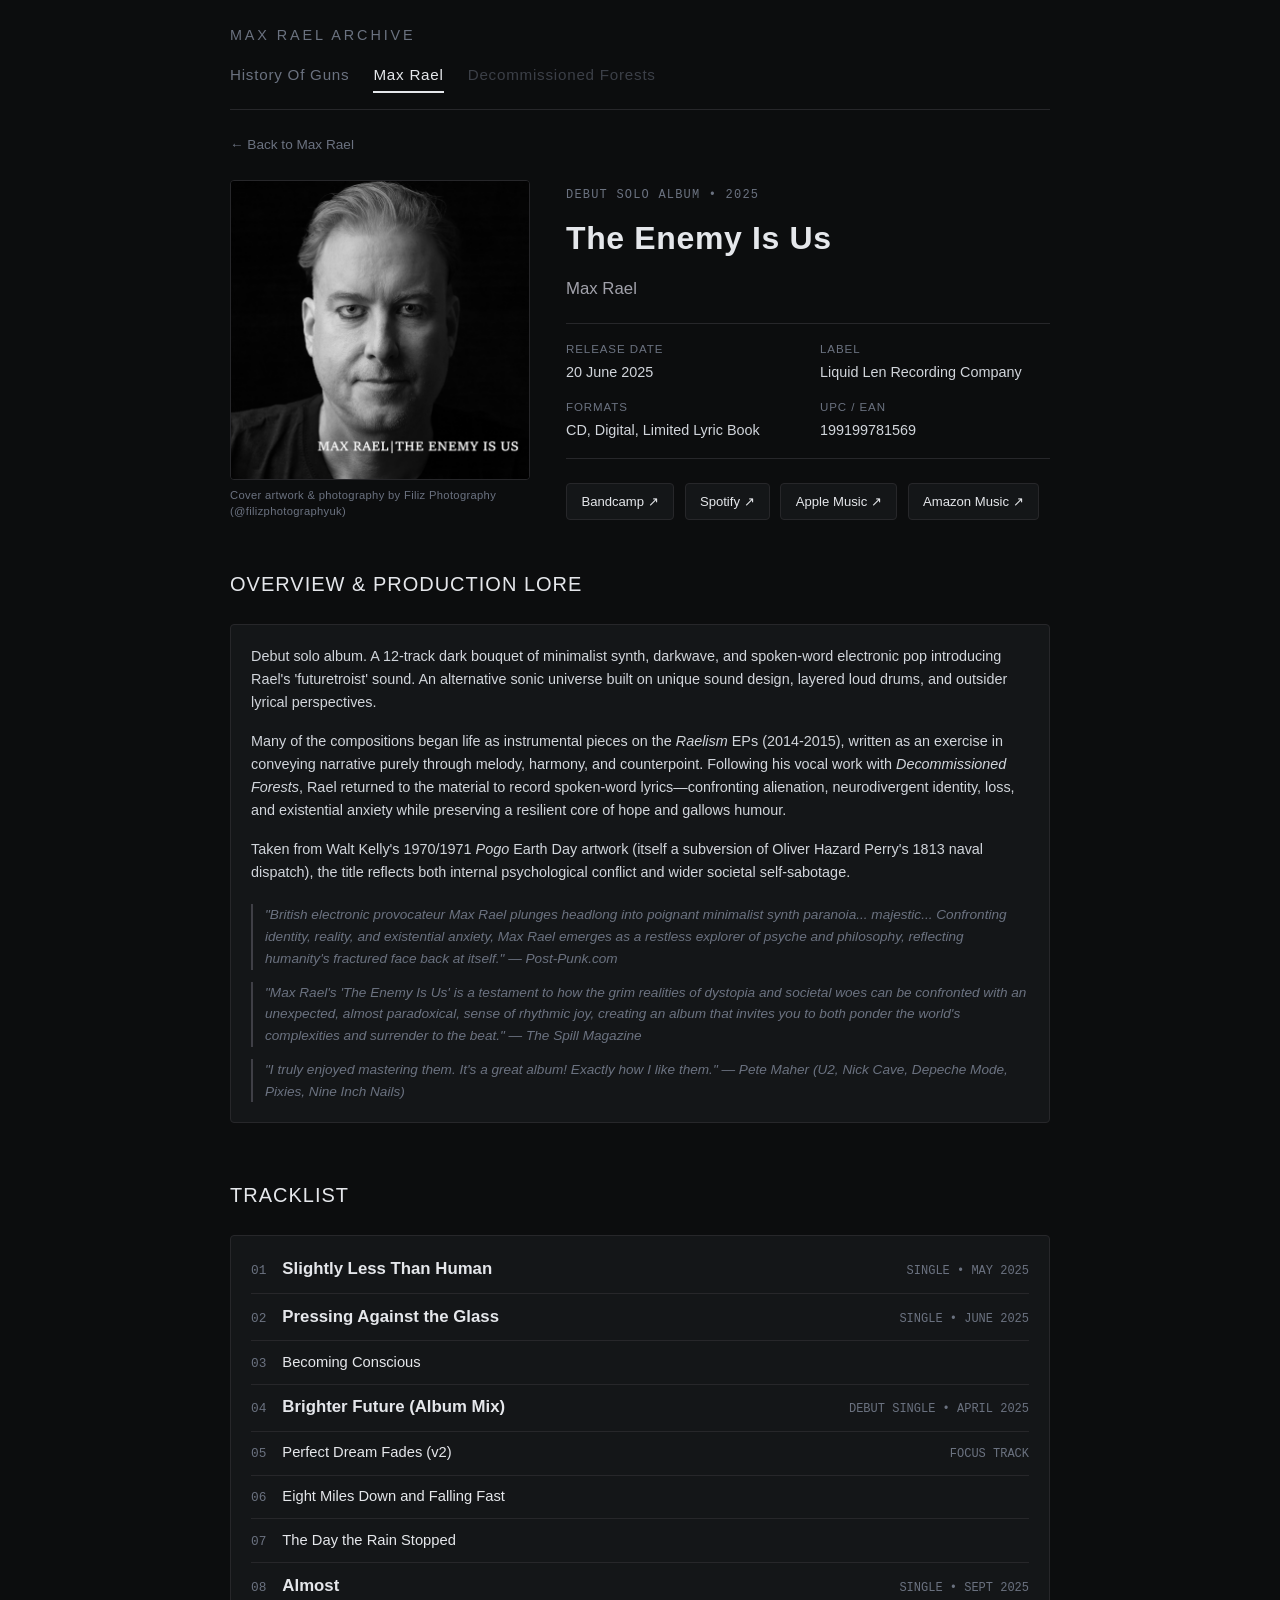
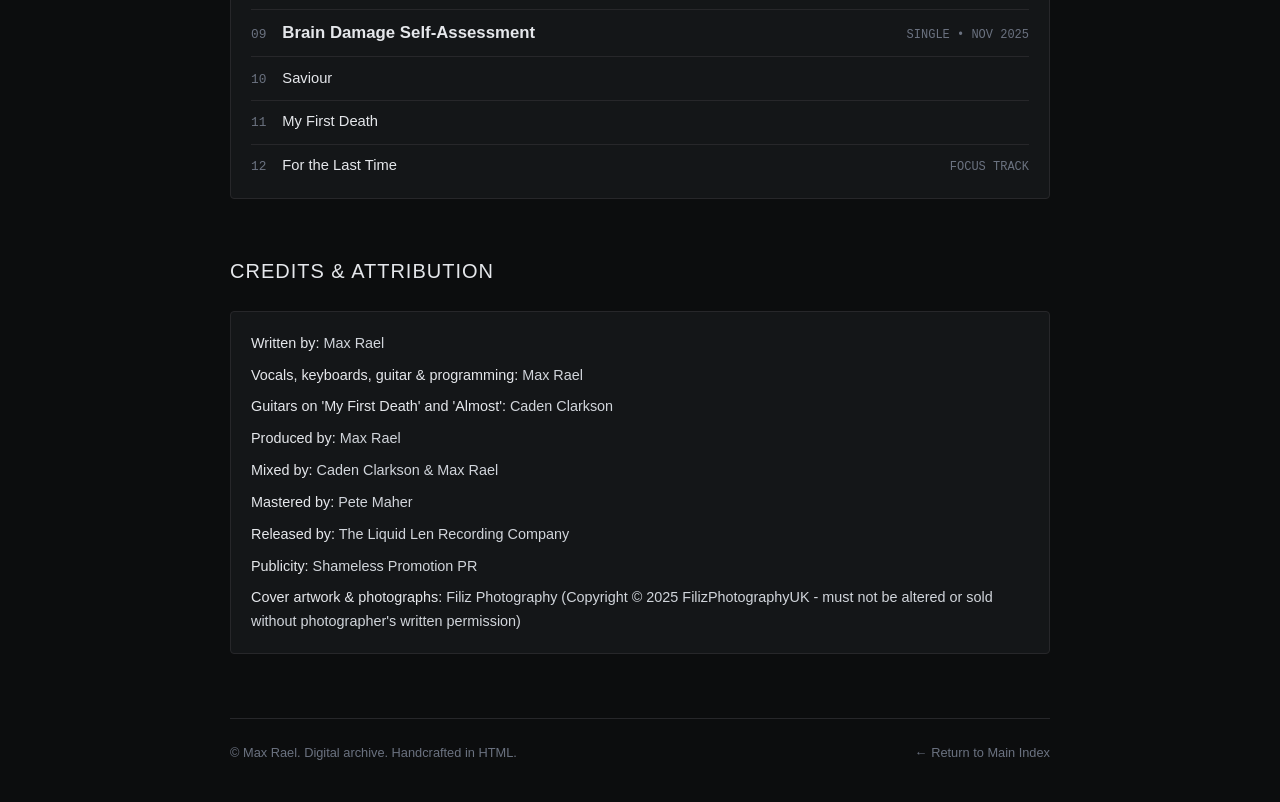
<file: maxrael/album-the-enemy-is-us.html>
<!doctype html>
<html lang="en">
  <head>
    <meta charset="UTF-8" />
    <meta name="viewport" content="width=device-width, initial-scale=1.0" />
    <title>The Enemy Is Us — Max Rael Archive</title>
    <link rel="stylesheet" href="../css/style.css" />
  </head>
  <body>
    <div class="container">
      <!-- Master Site Header -->
      <header class="site-header">
        <div class="site-title">
          <a href="../index.html">Max Rael Archive</a>
        </div>
        <nav class="matrix-nav">
          <a href="../historyofguns/index.html">History Of Guns</a>
          <a href="../maxrael/index.html" class="active">Max Rael</a>
          <a href="../decommissionedforests/index.html" style="opacity: 0.5"
            >Decommissioned Forests</a
          >
        </nav>
      </header>

      <main>
        <!-- Breadcrumb Back Link -->
        <div class="release-breadcrumb">
          <a href="index.html">← Back to Max Rael </a>
        </div>

        <!-- Release Hero: Full Sleeve Art + Core Metadata -->
        <section class="release-detail-hero">
          <figure class="release-artwork-frame">
            <img
              src="images/enemy_web.jpg"
              alt="The Enemy Is Us album cover portrait of Max Rael"
              class="release-artwork-full"
            />
            <figcaption class="hero-photo-caption">
              Cover artwork &amp; photography by Filiz Photography
              (@filizphotographyuk)
            </figcaption>
          </figure>

          <div class="release-detail-summary">
            <span class="release-type-tag">DEBUT SOLO ALBUM • 2025</span>
            <h1>The Enemy Is Us</h1>
            <p class="dossier-subtitle">Max Rael</p>

            <dl class="release-specs">
              <div>
                <dt>Release Date</dt>
                <dd>20 June 2025</dd>
              </div>
              <div>
                <dt>Label</dt>
                <dd>Liquid Len Recording Company</dd>
              </div>
              <div>
                <dt>Formats</dt>
                <dd>CD, Digital, Limited Lyric Book</dd>
              </div>
              <div>
                <dt>UPC / EAN</dt>
                <dd>199199781569</dd>
              </div>
            </dl>

            <!-- Direct Listen / Archive Action Links -->
            <div class="release-action-links">
              <a
                href="https://maxrael.bandcamp.com/album/the-enemy-is-us"
                target="_blank"
                class="action-btn"
                >Bandcamp ↗</a
              >
              <a
                href="https://open.spotify.com/album/14Ur5hAqG4WJKsRn5KCMc8"
                target="_blank"
                class="action-btn"
                >Spotify ↗</a
              >
              <a
                href="https://music.apple.com/us/album/the-enemy-is-us/1815380065"
                target="_blank"
                class="action-btn"
                >Apple Music ↗</a
              >
              <a
                href="https://www.amazon.co.uk/music/player/albums/B0F96WG4ZD"
                target="_blank"
                class="action-btn"
                >Amazon Music ↗</a
              >
            </div>
          </div>
        </section>

        <!-- Section 1: Liner Notes & Production Lore -->
        <section class="section-block">
          <h2>Overview &amp; Production Lore</h2>
          <div class="release-card">
            <p class="release-desc" style="margin-bottom: 1rem">
              Debut solo album. A 12-track dark bouquet of minimalist synth,
              darkwave, and spoken-word electronic pop introducing Rael's
              'futuretroist' sound. An alternative sonic universe built on
              unique sound design, layered loud drums, and outsider lyrical
              perspectives.
            </p>
            <p class="release-desc" style="margin-bottom: 1rem">
              Many of the compositions began life as instrumental pieces on the
              <em>Raelism</em> EPs (2014-2015), written as an exercise in
              conveying narrative purely through melody, harmony, and
              counterpoint. Following his vocal work with
              <em>Decommissioned Forests</em>, Rael returned to the material to
              record spoken-word lyrics—confronting alienation, neurodivergent
              identity, loss, and existential anxiety while preserving a
              resilient core of hope and gallows humour.
            </p>
            <p class="release-desc">
              Taken from Walt Kelly's 1970/1971 <em>Pogo</em> Earth Day artwork
              (itself a subversion of Oliver Hazard Perry's 1813 naval
              dispatch), the title reflects both internal psychological conflict
              and wider societal self-sabotage.
            </p>

            <!-- Press & Mastering Quotes -->
            <div class="quote-block" style="margin-top: 1.25rem">
              "British electronic provocateur Max Rael plunges headlong into
              poignant minimalist synth paranoia... majestic... Confronting
              identity, reality, and existential anxiety, Max Rael emerges as a
              restless explorer of psyche and philosophy, reflecting humanity's
              fractured face back at itself." — Post-Punk.com
            </div>
            <div class="quote-block" style="margin-top: 0.75rem">
              "Max Rael's 'The Enemy Is Us' is a testament to how the grim
              realities of dystopia and societal woes can be confronted with an
              unexpected, almost paradoxical, sense of rhythmic joy, creating an
              album that invites you to both ponder the world's complexities and
              surrender to the beat." — The Spill Magazine
            </div>
            <div class="quote-block" style="margin-top: 0.75rem">
              "I truly enjoyed mastering them. It's a great album! Exactly how I
              like them." — Pete Maher (U2, Nick Cave, Depeche Mode, Pixies,
              Nine Inch Nails)
            </div>
          </div>
        </section>

        <!-- Section 2: Tracklist -->
        <section class="section-block">
          <h2>Tracklist</h2>
          <div class="release-card">
            <ol class="tracklist-table">
              <li>
                <span class="track-num">01</span>
                <span class="track-name"
                  ><a
                    href="single-slightly-less-than-human.html"
                    class="release-title-link"
                    >Slightly Less Than Human</a
                  ></span
                >
                <span class="track-note">SINGLE • MAY 2025</span>
              </li>
              <li>
                <span class="track-num">02</span>
                <span class="track-name"
                  ><a
                    href="single-pressing-against-the-glass.html"
                    class="release-title-link"
                    >Pressing Against the Glass</a
                  ></span
                >
                <span class="track-note">SINGLE • JUNE 2025</span>
              </li>
              <li>
                <span class="track-num">03</span>
                <span class="track-name">Becoming Conscious</span>
                <span class="track-note"></span>
              </li>
              <li>
                <span class="track-num">04</span>
                <span class="track-name"
                  ><a
                    href="single-brighter-future.html"
                    class="release-title-link"
                    >Brighter Future (Album Mix)</a
                  ></span
                >
                <span class="track-note">DEBUT SINGLE • APRIL 2025</span>
              </li>
              <li>
                <span class="track-num">05</span>
                <span class="track-name">Perfect Dream Fades (v2)</span>
                <span class="track-note">FOCUS TRACK</span>
              </li>
              <li>
                <span class="track-num">06</span>
                <span class="track-name"
                  >Eight Miles Down and Falling Fast</span
                >
                <span class="track-note"></span>
              </li>
              <li>
                <span class="track-num">07</span>
                <span class="track-name">The Day the Rain Stopped</span>
                <span class="track-note"></span>
              </li>
              <li>
                <span class="track-num">08</span>
                <span class="track-name"
                  ><a href="single-almost.html" class="release-title-link"
                    >Almost</a
                  ></span
                >
                <span class="track-note">SINGLE • SEPT 2025</span>
              </li>
              <li>
                <span class="track-num">09</span>
                <span class="track-name"
                  ><a
                    href="single-brain-damage-self-assessment.html"
                    class="release-title-link"
                    >Brain Damage Self-Assessment</a
                  ></span
                >
                <span class="track-note">SINGLE • NOV 2025</span>
              </li>
              <li>
                <span class="track-num">10</span>
                <span class="track-name">Saviour</span>
                <span class="track-note"></span>
              </li>
              <li>
                <span class="track-num">11</span>
                <span class="track-name">My First Death</span>
                <span class="track-note"></span>
              </li>
              <li>
                <span class="track-num">12</span>
                <span class="track-name">For the Last Time</span>
                <span class="track-note">FOCUS TRACK</span>
              </li>
            </ol>
          </div>
        </section>

        <!-- Section 3: Full Credits & Copyright -->
        <section class="section-block">
          <h2>Credits &amp; Attribution</h2>
          <div class="release-card">
            <ul class="credits-list">
              <li><strong>Written by:</strong> Max Rael</li>
              <li>
                <strong>Vocals, keyboards, guitar &amp; programming:</strong>
                Max Rael
              </li>
              <li>
                <strong>Guitars on 'My First Death' and 'Almost':</strong> Caden
                Clarkson
              </li>
              <li><strong>Produced by:</strong> Max Rael</li>
              <li><strong>Mixed by:</strong> Caden Clarkson &amp; Max Rael</li>
              <li><strong>Mastered by:</strong> Pete Maher</li>
              <li>
                <strong>Released by:</strong> The Liquid Len Recording Company
              </li>
              <li><strong>Publicity:</strong> Shameless Promotion PR</li>
              <li>
                <strong>Cover artwork &amp; photographs:</strong> Filiz
                Photography (Copyright &copy; 2025 FilizPhotographyUK - must not
                be altered or sold without photographer's written permission)
              </li>
            </ul>
          </div>
        </section>
      </main>

      <footer>
        <span>&copy; Max Rael. Digital archive. Handcrafted in HTML.</span>
        <span><a href="../index.html">← Return to Main Index</a></span>
      </footer>
    </div>
  </body>
</html>
</file>
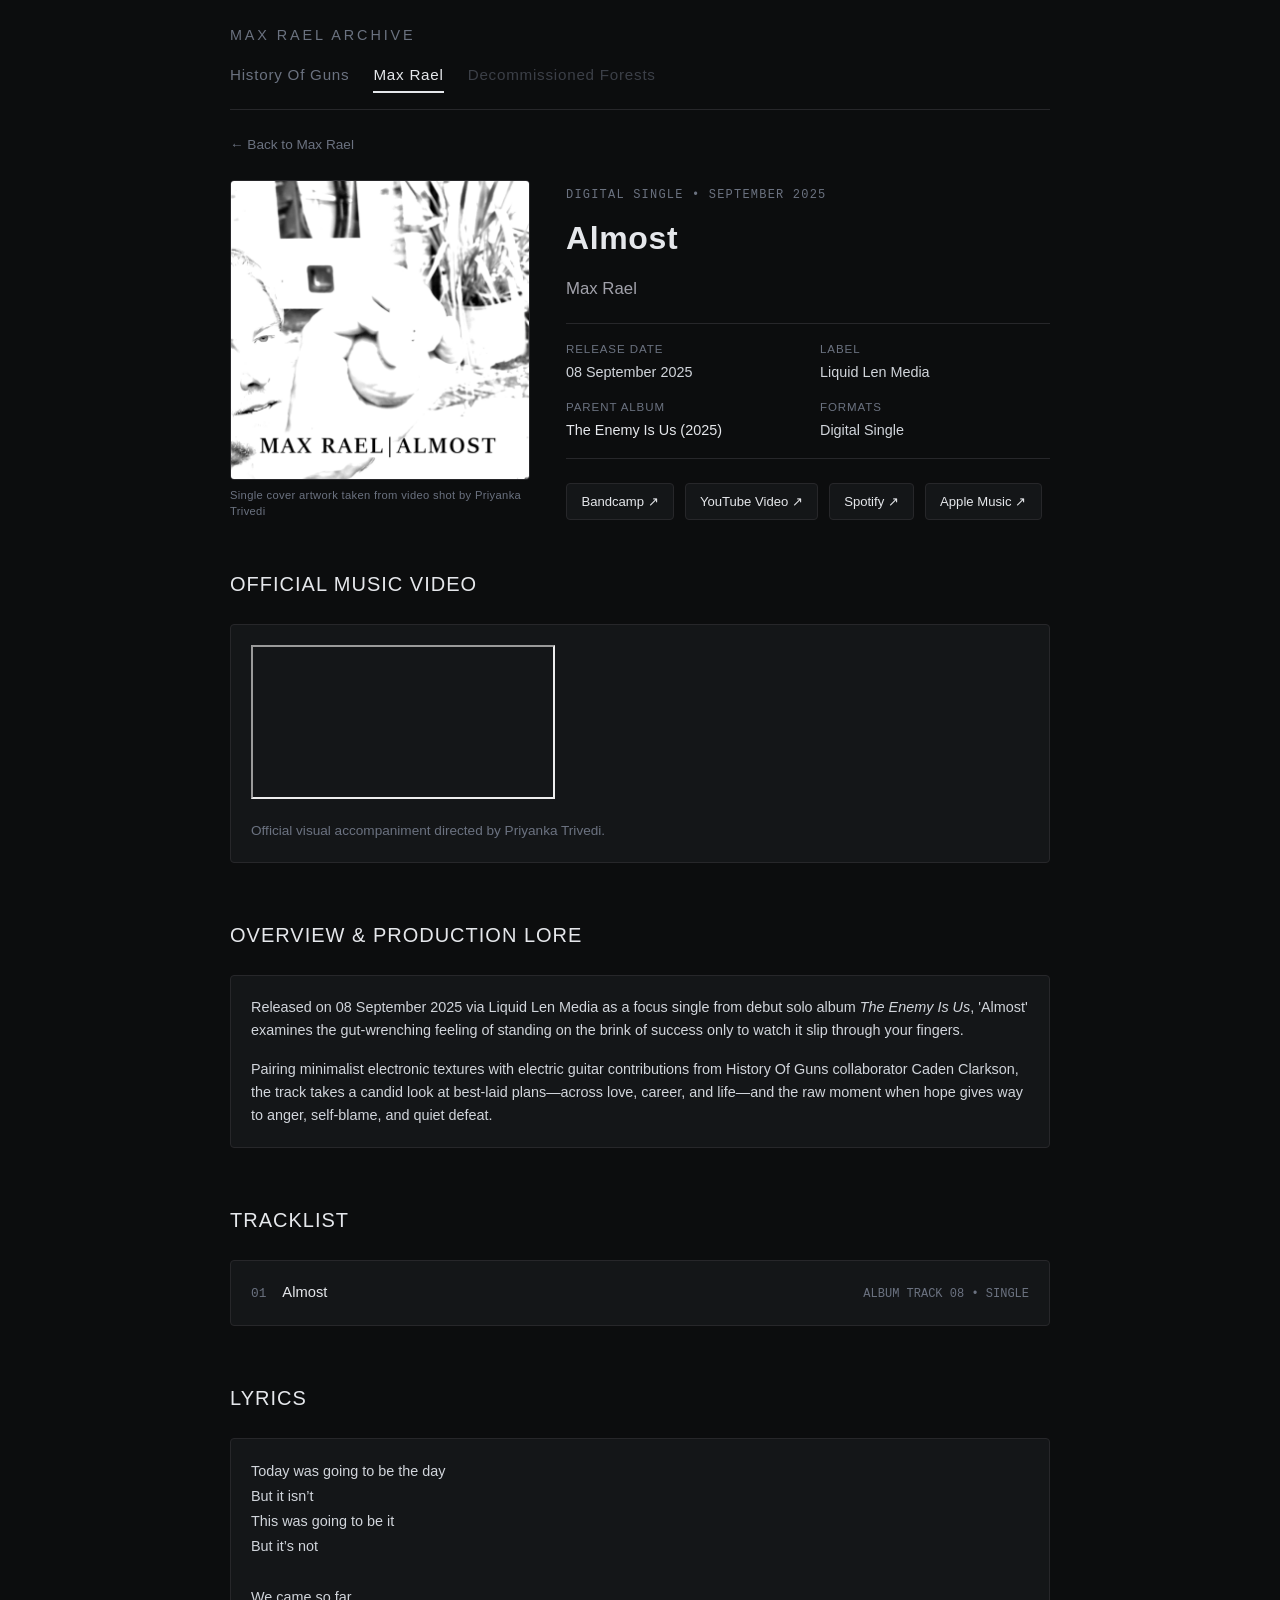
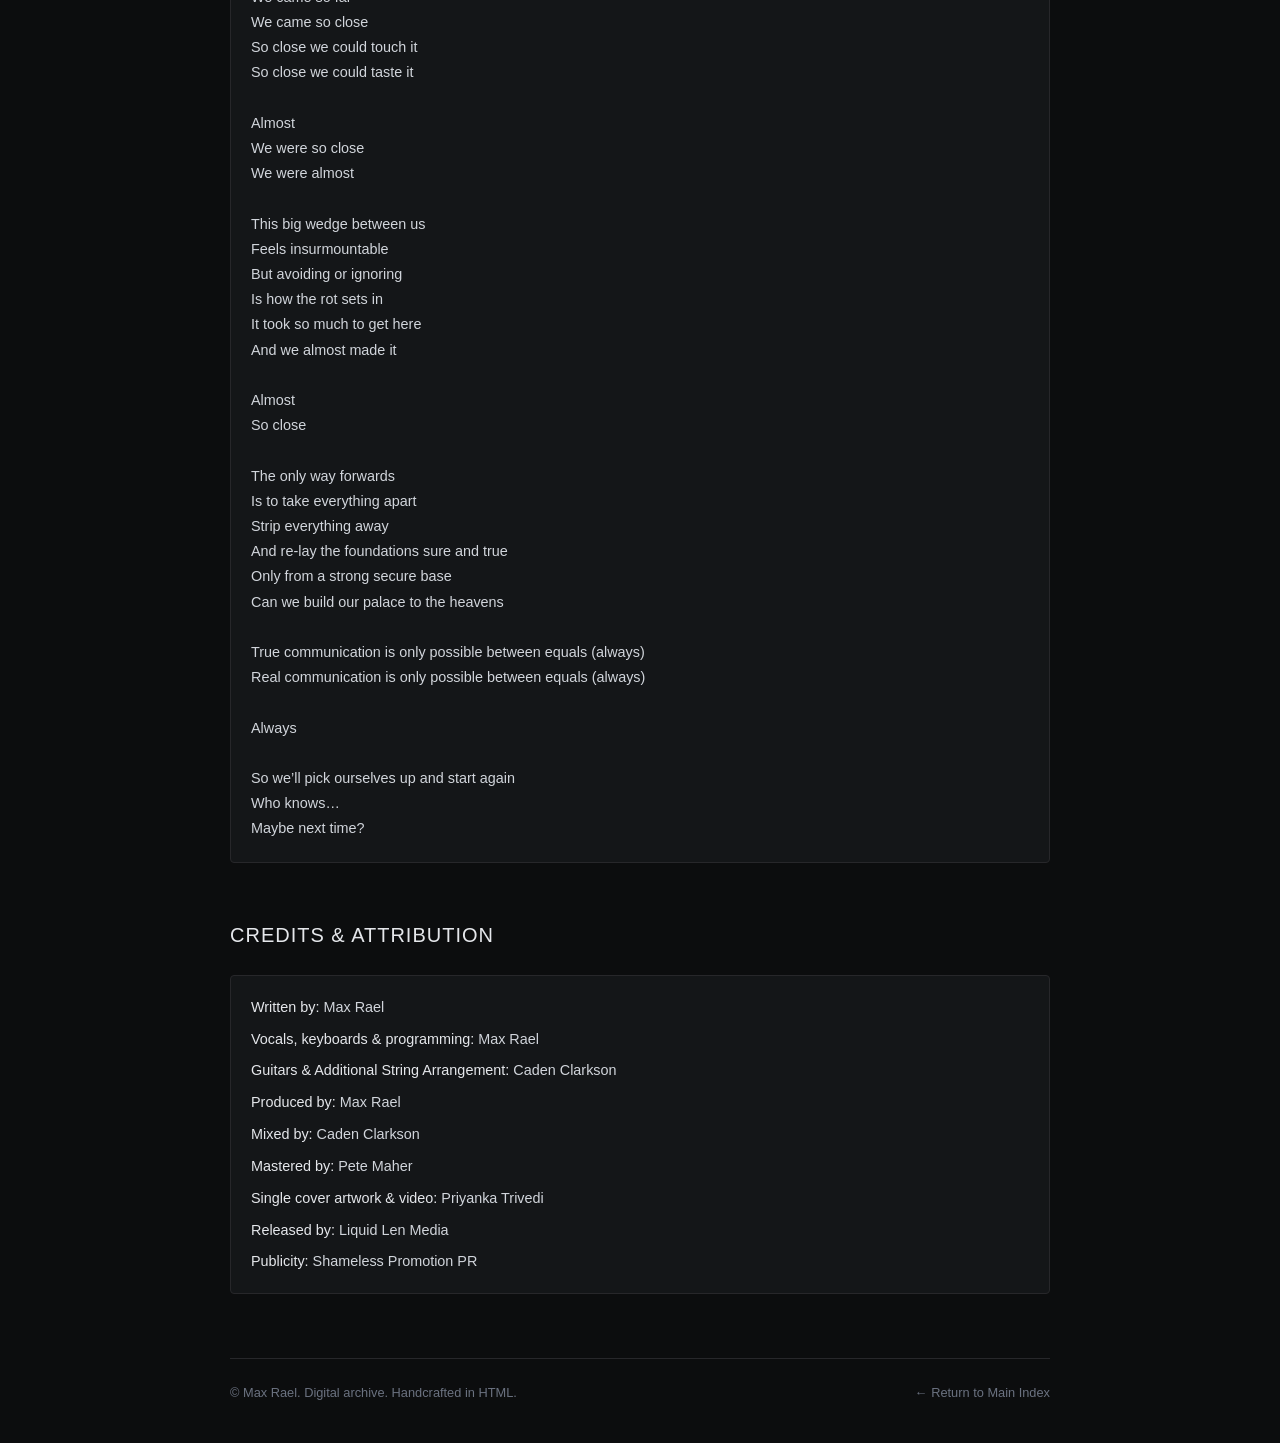
<file: maxrael/single-almost.html>
<!doctype html>
<html lang="en">
  <head>
    <meta charset="UTF-8" />
    <meta name="viewport" content="width=device-width, initial-scale=1.0" />
    <title>Almost — Max Rael Archive</title>
    <link rel="stylesheet" href="../css/style.css" />
  </head>
  <body>
    <div class="container">
      <!-- Master Site Header -->
      <header class="site-header">
        <div class="site-title">
          <a href="../index.html">Max Rael Archive</a>
        </div>
        <nav class="matrix-nav">
          <a href="../historyofguns/index.html">History Of Guns</a>
          <a href="../maxrael/index.html" class="active">Max Rael</a>
          <a href="../decommissionedforests/index.html" style="opacity: 0.5"
            >Decommissioned Forests</a
          >
        </nav>
      </header>

      <main>
        <!-- Breadcrumb Back Link -->
        <div class="release-breadcrumb">
          <a href="index.html">← Back to Max Rael</a>
        </div>

        <!-- Release Hero: Full Sleeve Art + Core Metadata -->
        <section class="release-detail-hero">
          <figure class="release-artwork-frame">
            <img
              src="images/almost.jpg"
              alt="Almost single cover artwork"
              class="release-artwork-full"
            />
            <figcaption class="hero-photo-caption">
              Single cover artwork taken from video shot by Priyanka Trivedi
            </figcaption>
          </figure>

          <div class="release-detail-summary">
            <span class="release-type-tag"
              >DIGITAL SINGLE • SEPTEMBER 2025</span
            >
            <h1>Almost</h1>
            <p class="dossier-subtitle">Max Rael</p>

            <dl class="release-specs">
              <div>
                <dt>Release Date</dt>
                <dd>08 September 2025</dd>
              </div>
              <div>
                <dt>Label</dt>
                <dd>Liquid Len Media</dd>
              </div>
              <div>
                <dt>Parent Album</dt>
                <dd>
                  <a
                    href="album-the-enemy-is-us.html"
                    class="release-title-link"
                    style="font-size: 0.9rem; font-weight: 400"
                    >The Enemy Is Us (2025)</a
                  >
                </dd>
              </div>
              <div>
                <dt>Formats</dt>
                <dd>Digital Single</dd>
              </div>
            </dl>

            <!-- Direct Listen / Archive Action Links -->
            <div class="release-action-links">
              <a
                href="https://maxrael.bandcamp.com/album/the-enemy-is-us"
                target="_blank"
                class="action-btn"
                >Bandcamp ↗</a
              >
              <a
                href="https://youtu.be/fQGYR71Rzck"
                target="_blank"
                class="action-btn"
                >YouTube Video ↗</a
              >
              <a
                href="https://open.spotify.com/track/0YdvBJlsANtDTGk14Cgpdu"
                target="_blank"
                class="action-btn"
                >Spotify ↗</a
              >
              <a
                href="https://music.apple.com/us/album/the-enemy-is-us/1815380065"
                target="_blank"
                class="action-btn"
                >Apple Music ↗</a
              >
            </div>
          </div>
        </section>

        <!-- Section 1: Music Video Embed -->
        <section class="section-block">
          <h2>Official Music Video</h2>
          <div class="release-card">
            <div class="video-embed-container">
              <iframe
                src="https://www.youtube.com/embed/fQGYR71Rzck"
                title="Max Rael — Almost (Official Video)"
                allow="
                  accelerometer;
                  autoplay;
                  clipboard-write;
                  encrypted-media;
                  gyroscope;
                  picture-in-picture;
                "
                allowfullscreen
              >
              </iframe>
            </div>
            <p
              class="release-desc"
              style="
                margin-top: 0.85rem;
                font-size: 0.85rem;
                color: var(--subtle-text);
              "
            >
              Official visual accompaniment directed by Priyanka Trivedi.
            </p>
          </div>
        </section>

        <!-- Section 2: Liner Notes & Production Lore -->
        <section class="section-block">
          <h2>Overview &amp; Production Lore</h2>
          <div class="release-card">
            <p class="release-desc" style="margin-bottom: 1rem">
              Released on 08 September 2025 via Liquid Len Media as a focus
              single from debut solo album <em>The Enemy Is Us</em>, 'Almost'
              examines the gut-wrenching feeling of standing on the brink of
              success only to watch it slip through your fingers.
            </p>
            <p class="release-desc">
              Pairing minimalist electronic textures with electric guitar
              contributions from History Of Guns collaborator Caden Clarkson,
              the track takes a candid look at best-laid plans—across love,
              career, and life—and the raw moment when hope gives way to anger,
              self-blame, and quiet defeat.
            </p>
          </div>
        </section>

        <!-- Section 3: Tracklist -->
        <section class="section-block">
          <h2>Tracklist</h2>
          <div class="release-card">
            <ol class="tracklist-table">
              <li>
                <span class="track-num">01</span>
                <span class="track-name">Almost</span>
                <span class="track-note">ALBUM TRACK 08 • SINGLE</span>
              </li>
            </ol>
          </div>
        </section>
        <!-- Section 4: Lyrics -->
        <section class="section-block">
          <h2>Lyrics</h2>
          <div class="release-card">
            <pre class="lyrics-block">
Today was going to be the day
But it isn’t
This was going to be it
But it’s not

We came so far
We came so close
So close we could touch it
So close we could taste it

Almost
We were so close
We were almost

This big wedge between us
Feels insurmountable
But avoiding or ignoring
Is how the rot sets in
It took so much to get here
And we almost made it

Almost
So close

The only way forwards
Is to take everything apart
Strip everything away
And re-lay the foundations sure and true
Only from a strong secure base
Can we build our palace to the heavens

True communication is only possible between equals (always)
Real communication is only possible between equals (always)

Always

So we’ll pick ourselves up and start again
Who knows…
Maybe next time?</pre
            >
          </div>
        </section>
        <!-- Section 5: Full Credits & Copyright -->
        <section class="section-block">
          <h2>Credits &amp; Attribution</h2>
          <div class="release-card">
            <ul class="credits-list">
              <li><strong>Written by:</strong> Max Rael</li>
              <li>
                <strong>Vocals, keyboards &amp; programming:</strong> Max Rael
              </li>
              <li>
                <strong>Guitars & Additional String Arrangement:</strong> Caden
                Clarkson
              </li>
              <li><strong>Produced by:</strong> Max Rael</li>
              <li><strong>Mixed by:</strong> Caden Clarkson</li>
              <li><strong>Mastered by:</strong> Pete Maher</li>
              <li>
                <strong>Single cover artwork &amp; video:</strong> Priyanka
                Trivedi
              </li>
              <li><strong>Released by:</strong> Liquid Len Media</li>
              <li><strong>Publicity:</strong> Shameless Promotion PR</li>
            </ul>
          </div>
        </section>
      </main>

      <footer>
        <span>&copy; Max Rael. Digital archive. Handcrafted in HTML.</span>
        <span><a href="../index.html">← Return to Main Index</a></span>
      </footer>
    </div>
  </body>
</html>
</file>
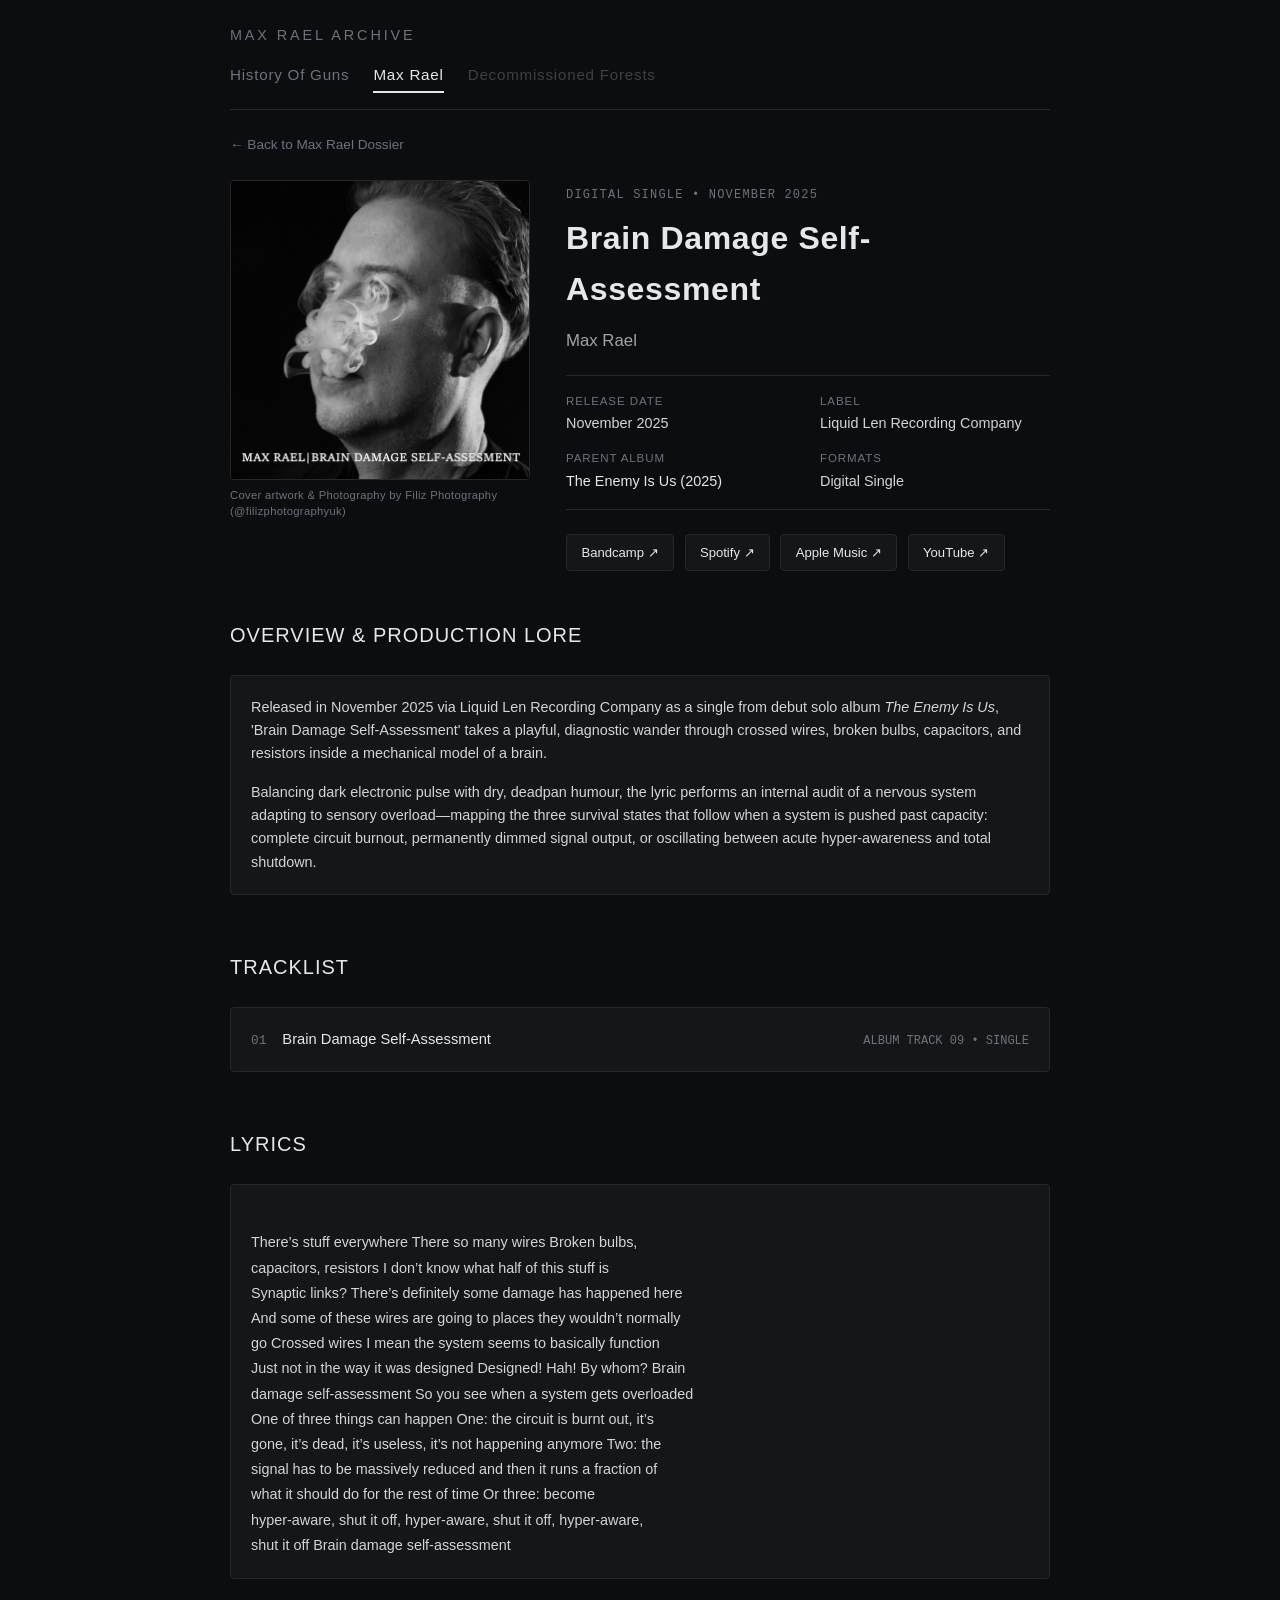
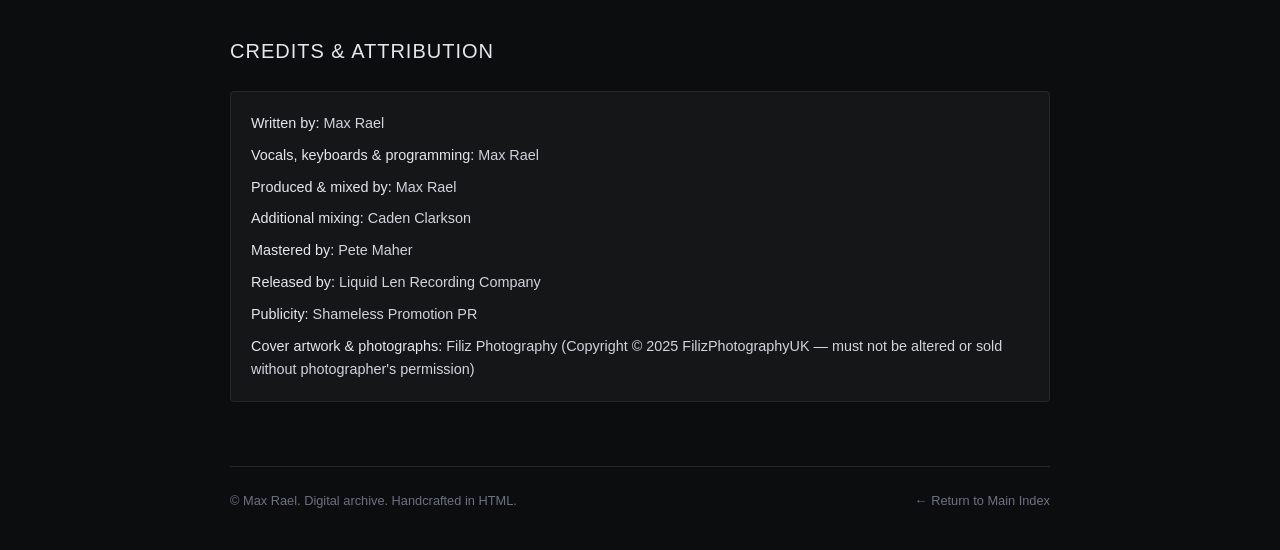
<file: maxrael/single-brain-damage-self-assessment.html>
<!doctype html>
<html lang="en">
  <head>
    <meta charset="UTF-8" />
    <meta name="viewport" content="width=device-width, initial-scale=1.0" />
    <title>Brain Damage Self-Assessment — Max Rael Archive</title>
    <link rel="stylesheet" href="../css/style.css" />
  </head>
  <body>
    <div class="container">
      <!-- Master Site Header -->
      <header class="site-header">
        <div class="site-title">
          <a href="../index.html">Max Rael Archive</a>
        </div>
        <nav class="matrix-nav">
          <a href="../historyofguns/index.html">History Of Guns</a>
          <a href="../maxrael/index.html" class="active">Max Rael</a>
          <a href="../decommissionedforests/index.html" style="opacity: 0.5"
            >Decommissioned Forests</a
          >
        </nav>
      </header>

      <main>
        <!-- Breadcrumb Back Link -->
        <div class="release-breadcrumb">
          <a href="index.html">← Back to Max Rael Dossier</a>
        </div>

        <!-- Release Hero: Full Sleeve Art + Core Metadata -->
        <section class="release-detail-hero">
          <figure class="release-artwork-frame">
            <img
              src="images/brain_damage_self-assesment.jpg"
              alt="Brain Damage Self-Assessment single cover artwork"
              class="release-artwork-full"
            />
            <figcaption class="hero-photo-caption">
              Cover artwork &amp; Photography by Filiz Photography
              (@filizphotographyuk)
            </figcaption>
          </figure>

          <div class="release-detail-summary">
            <span class="release-type-tag">DIGITAL SINGLE • NOVEMBER 2025</span>
            <h1>Brain Damage Self-Assessment</h1>
            <p class="dossier-subtitle">Max Rael</p>

            <dl class="release-specs">
              <div>
                <dt>Release Date</dt>
                <dd>November 2025</dd>
              </div>
              <div>
                <dt>Label</dt>
                <dd>Liquid Len Recording Company</dd>
              </div>
              <div>
                <dt>Parent Album</dt>
                <dd>
                  <a
                    href="album-the-enemy-is-us.html"
                    class="release-title-link"
                    style="font-size: 0.9rem; font-weight: 400"
                    >The Enemy Is Us (2025)</a
                  >
                </dd>
              </div>
              <div>
                <dt>Formats</dt>
                <dd>Digital Single</dd>
              </div>
            </dl>

            <!-- Direct Listen / Archive Action Links -->
            <div class="release-action-links">
              <a
                href="https://maxrael.bandcamp.com/album/the-enemy-is-us"
                target="_blank"
                class="action-btn"
                >Bandcamp ↗</a
              >
              <a
                href="https://open.spotify.com/album/14Ur5hAqG4WJKsRn5KCMc8"
                target="_blank"
                class="action-btn"
                >Spotify ↗</a
              >
              <a
                href="https://music.apple.com/us/album/the-enemy-is-us/1815380065"
                target="_blank"
                class="action-btn"
                >Apple Music ↗</a
              >
              <a
                href="https://www.youtube.com/@liquidlenmedia"
                target="_blank"
                class="action-btn"
                >YouTube ↗</a
              >
            </div>
          </div>
        </section>

        <!-- Section 1: Liner Notes & Production Lore -->
        <section class="section-block">
          <h2>Overview &amp; Production Lore</h2>
          <div class="release-card">
            <p class="release-desc" style="margin-bottom: 1rem">
              Released in November 2025 via Liquid Len Recording Company as a
              single from debut solo album <em>The Enemy Is Us</em>, 'Brain
              Damage Self-Assessment' takes a playful, diagnostic wander through
              crossed wires, broken bulbs, capacitors, and resistors inside a
              mechanical model of a brain.
            </p>
            <p class="release-desc">
              Balancing dark electronic pulse with dry, deadpan humour, the
              lyric performs an internal audit of a nervous system adapting to
              sensory overload—mapping the three survival states that follow
              when a system is pushed past capacity: complete circuit burnout,
              permanently dimmed signal output, or oscillating between acute
              hyper-awareness and total shutdown.
            </p>
          </div>
        </section>

        <!-- Section 2: Tracklist -->
        <section class="section-block">
          <h2>Tracklist</h2>
          <div class="release-card">
            <ol class="tracklist-table">
              <li>
                <span class="track-num">01</span>
                <span class="track-name">Brain Damage Self-Assessment</span>
                <span class="track-note">ALBUM TRACK 09 • SINGLE</span>
              </li>
            </ol>
          </div>
        </section>

        <!-- Section 3: Lyrics -->
        <section class="section-block">
          <h2>Lyrics</h2>
          <div class="release-card">
            <div
              class="release-desc"
              style="white-space: pre-line; line-height: 1.75"
            >
              There’s stuff everywhere There so many wires Broken bulbs,
              capacitors, resistors I don’t know what half of this stuff is
              Synaptic links? There’s definitely some damage has happened here
              And some of these wires are going to places they wouldn’t normally
              go Crossed wires I mean the system seems to basically function
              Just not in the way it was designed Designed! Hah! By whom? Brain
              damage self-assessment So you see when a system gets overloaded
              One of three things can happen One: the circuit is burnt out, it’s
              gone, it’s dead, it’s useless, it’s not happening anymore Two: the
              signal has to be massively reduced and then it runs a fraction of
              what it should do for the rest of time Or three: become
              hyper-aware, shut it off, hyper-aware, shut it off, hyper-aware,
              shut it off Brain damage self-assessment
            </div>
          </div>
        </section>

        <!-- Section 4: Full Credits & Copyright -->
        <section class="section-block">
          <h2>Credits &amp; Attribution</h2>
          <div class="release-card">
            <ul class="credits-list">
              <li><strong>Written by:</strong> Max Rael</li>
              <li>
                <strong>Vocals, keyboards &amp; programming:</strong> Max Rael
              </li>
              <li><strong>Produced &amp; mixed by:</strong> Max Rael</li>
              <li><strong>Additional mixing:</strong> Caden Clarkson</li>
              <li><strong>Mastered by:</strong> Pete Maher</li>
              <li>
                <strong>Released by:</strong> Liquid Len Recording Company
              </li>
              <li><strong>Publicity:</strong> Shameless Promotion PR</li>
              <li>
                <strong>Cover artwork &amp; photographs:</strong> Filiz
                Photography (Copyright &copy; 2025 FilizPhotographyUK — must not
                be altered or sold without photographer's permission)
              </li>
            </ul>
          </div>
        </section>
      </main>

      <footer>
        <span>&copy; Max Rael. Digital archive. Handcrafted in HTML.</span>
        <span><a href="../index.html">← Return to Main Index</a></span>
      </footer>
    </div>
  </body>
</html>
</file>
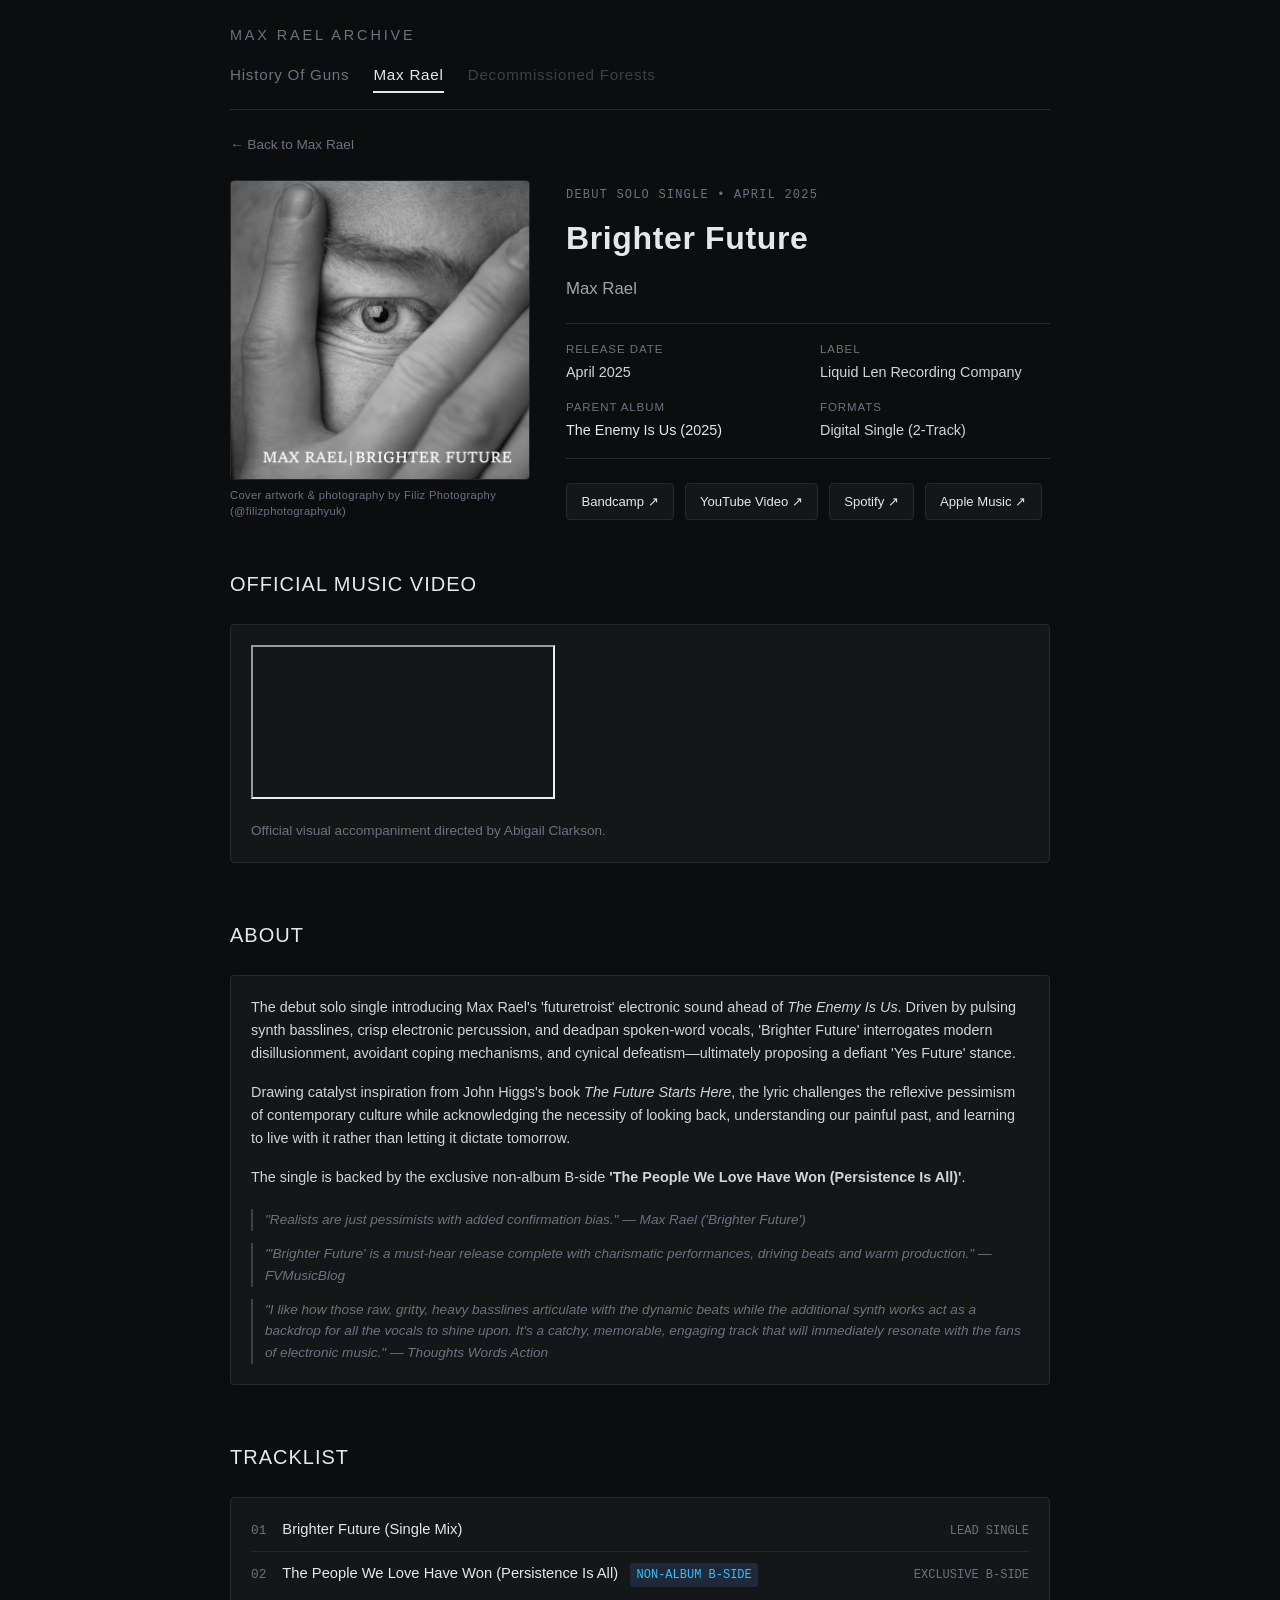
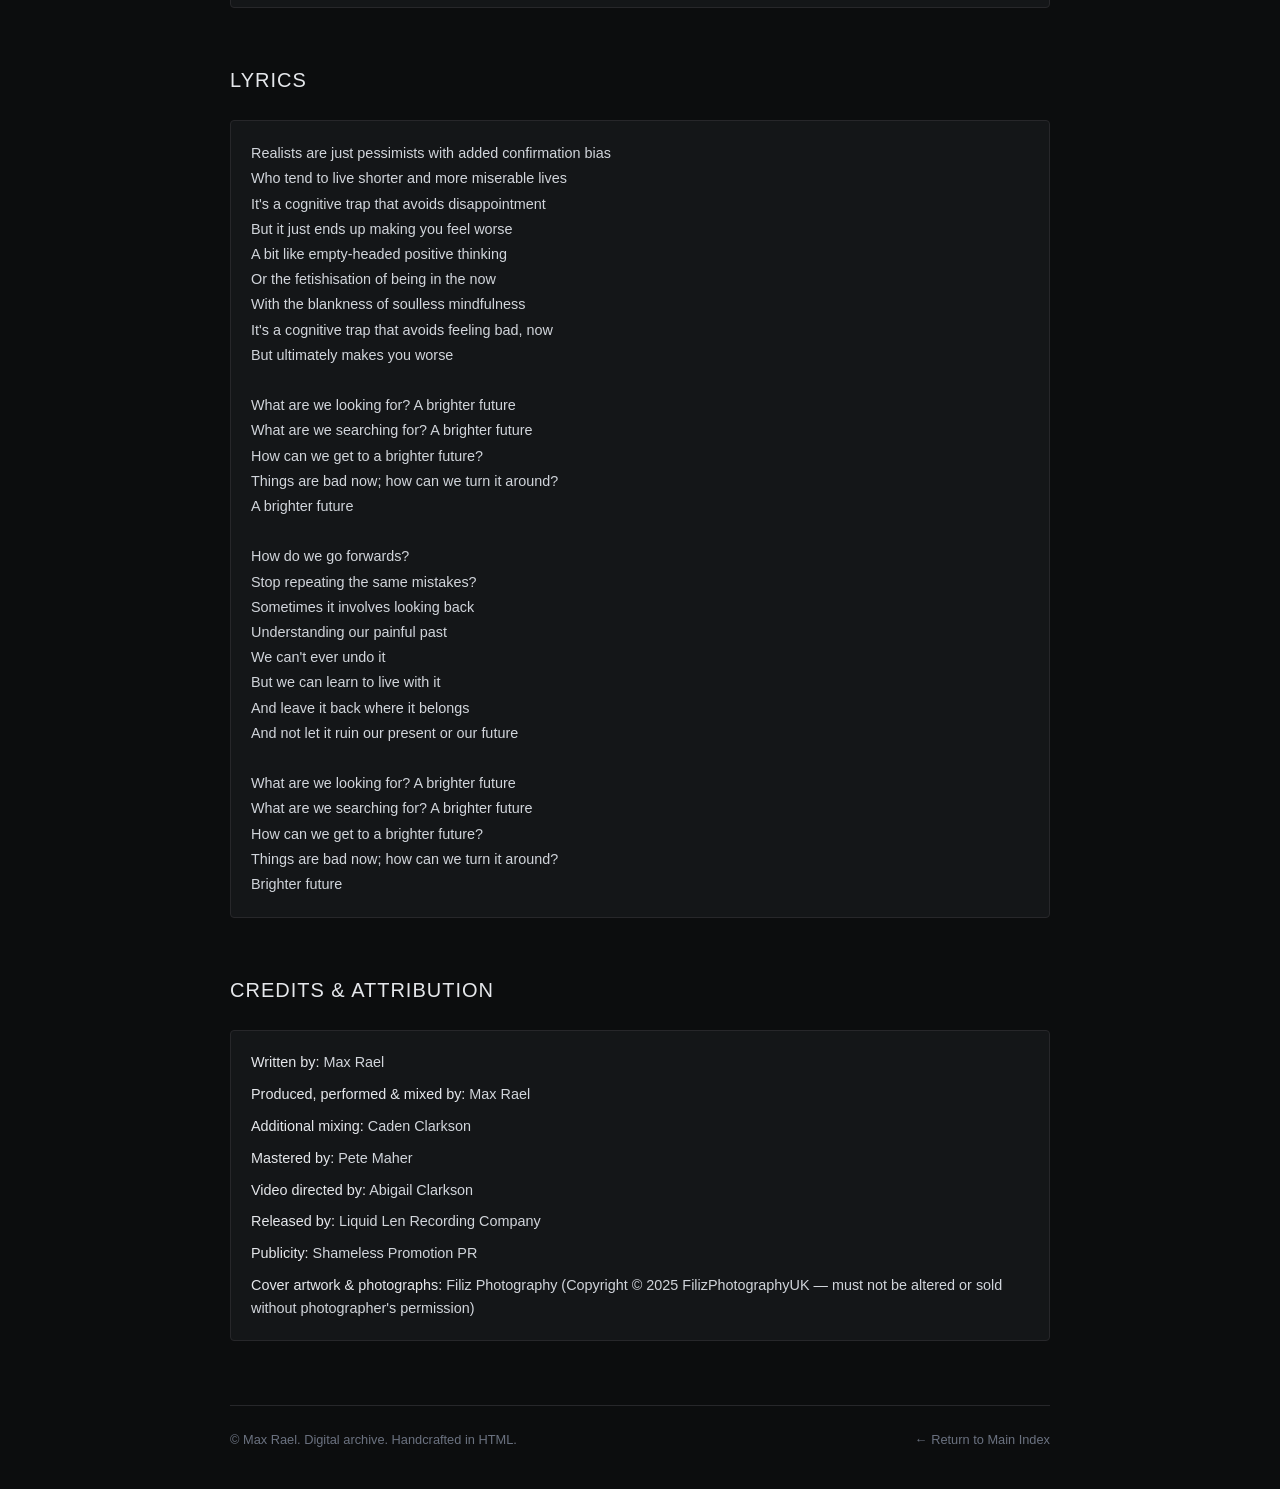
<file: maxrael/single-brighter-future.html>
<!doctype html>
<html lang="en">
  <head>
    <meta charset="UTF-8" />
    <meta name="viewport" content="width=device-width, initial-scale=1.0" />
    <title>Brighter Future — Max Rael Archive</title>
    <link rel="stylesheet" href="../css/style.css" />
  </head>
  <body>
    <div class="container">
      <!-- Master Site Header -->
      <header class="site-header">
        <div class="site-title">
          <a href="../index.html">Max Rael Archive</a>
        </div>
        <nav class="matrix-nav">
          <a href="../historyofguns/index.html">History Of Guns</a>
          <a href="../maxrael/index.html" class="active">Max Rael</a>
          <a href="../decommissionedforests/index.html" style="opacity: 0.5"
            >Decommissioned Forests</a
          >
        </nav>
      </header>

      <main>
        <!-- Breadcrumb Back Link -->
        <div class="release-breadcrumb">
          <a href="index.html">← Back to Max Rael</a>
        </div>

        <!-- Release Hero: Full Sleeve Art + Core Metadata -->
        <section class="release-detail-hero">
          <figure class="release-artwork-frame">
            <img
              src="images/brighter-future.jpg"
              alt="Brighter Future single cover artwork"
              class="release-artwork-full"
            />
            <figcaption class="hero-photo-caption">
              Cover artwork &amp; photography by Filiz Photography
              (@filizphotographyuk)
            </figcaption>
          </figure>

          <div class="release-detail-summary">
            <span class="release-type-tag">DEBUT SOLO SINGLE • APRIL 2025</span>
            <h1>Brighter Future</h1>
            <p class="dossier-subtitle">Max Rael</p>

            <dl class="release-specs">
              <div>
                <dt>Release Date</dt>
                <dd>April 2025</dd>
              </div>
              <div>
                <dt>Label</dt>
                <dd>Liquid Len Recording Company</dd>
              </div>
              <div>
                <dt>Parent Album</dt>
                <dd>
                  <a
                    href="album-the-enemy-is-us.html"
                    class="release-title-link"
                    style="font-size: 0.9rem; font-weight: 400"
                    >The Enemy Is Us (2025)</a
                  >
                </dd>
              </div>
              <div>
                <dt>Formats</dt>
                <dd>Digital Single (2-Track)</dd>
              </div>
            </dl>

            <!-- Direct Listen / Archive Action Links -->
            <div class="release-action-links">
              <a
                href="https://maxrael.bandcamp.com/album/brighter-future"
                target="_blank"
                class="action-btn"
                >Bandcamp ↗</a
              >
              <a
                href="https://youtu.be/XGgszXG28lk"
                target="_blank"
                class="action-btn"
                >YouTube Video ↗</a
              >
              <a
                href="https://open.spotify.com/artist/08K5IXOekP2Shcz2soDFZs"
                target="_blank"
                class="action-btn"
                >Spotify ↗</a
              >
              <a
                href="https://music.apple.com/us/artist/max-rael/1807389054"
                target="_blank"
                class="action-btn"
                >Apple Music ↗</a
              >
            </div>
          </div>
        </section>

        <!-- Section 1: Music Video Embed -->
        <section class="section-block">
          <h2>Official Music Video</h2>
          <div class="release-card">
            <div class="video-embed-container">
              <iframe
                src="https://www.youtube.com/embed/XGgszXG28lk"
                title="Max Rael — Brighter Future (Official Video)"
                allow="
                  accelerometer;
                  autoplay;
                  clipboard-write;
                  encrypted-media;
                  gyroscope;
                  picture-in-picture;
                "
                allowfullscreen
              >
              </iframe>
            </div>
            <p
              class="release-desc"
              style="
                margin-top: 0.85rem;
                font-size: 0.85rem;
                color: var(--subtle-text);
              "
            >
              Official visual accompaniment directed by Abigail Clarkson.
            </p>
          </div>
        </section>

        <!-- Section 2: Liner Notes & Production Lore -->
        <section class="section-block">
          <h2>About</h2>
          <div class="release-card">
            <p class="release-desc" style="margin-bottom: 1rem">
              The debut solo single introducing Max Rael's 'futuretroist'
              electronic sound ahead of <em>The Enemy Is Us</em>. Driven by
              pulsing synth basslines, crisp electronic percussion, and deadpan
              spoken-word vocals, 'Brighter Future' interrogates modern
              disillusionment, avoidant coping mechanisms, and cynical
              defeatism—ultimately proposing a defiant 'Yes Future' stance.
            </p>
            <p class="release-desc" style="margin-bottom: 1rem">
              Drawing catalyst inspiration from John Higgs's book
              <em>The Future Starts Here</em>, the lyric challenges the
              reflexive pessimism of contemporary culture while acknowledging
              the necessity of looking back, understanding our painful past, and
              learning to live with it rather than letting it dictate tomorrow.
            </p>
            <p class="release-desc">
              The single is backed by the exclusive non-album B-side
              <strong>'The People We Love Have Won (Persistence Is All)'</strong
              >.
            </p>

            <div class="quote-block" style="margin-top: 1.25rem">
              "Realists are just pessimists with added confirmation bias." — Max
              Rael ('Brighter Future')
            </div>
            <div class="quote-block" style="margin-top: 0.75rem">
              "'Brighter Future' is a must-hear release complete with
              charismatic performances, driving beats and warm production." —
              FVMusicBlog
            </div>
            <div class="quote-block" style="margin-top: 0.75rem">
              "I like how those raw, gritty, heavy basslines articulate with the
              dynamic beats while the additional synth works act as a backdrop
              for all the vocals to shine upon. It's a catchy, memorable,
              engaging track that will immediately resonate with the fans of
              electronic music." — Thoughts Words Action
            </div>
          </div>
        </section>

        <!-- Section 3: Tracklist -->
        <section class="section-block">
          <h2>Tracklist</h2>
          <div class="release-card">
            <ol class="tracklist-table">
              <li>
                <span class="track-num">01</span>
                <span class="track-name">Brighter Future (Single Mix)</span>
                <span class="track-note">LEAD SINGLE</span>
              </li>
              <li>
                <span class="track-num">02</span>
                <span class="track-name"
                  >The People We Love Have Won (Persistence Is All)
                  <span class="badge-work">NON-ALBUM B-SIDE</span></span
                >
                <span class="track-note">EXCLUSIVE B-SIDE</span>
              </li>
            </ol>
          </div>
        </section>
        <!-- Section 4: Lyrics -->
        <section class="section-block">
          <h2>Lyrics</h2>
          <div class="release-card">
            <pre class="lyrics-block">
Realists are just pessimists with added confirmation bias
Who tend to live shorter and more miserable lives
It's a cognitive trap that avoids disappointment
But it just ends up making you feel worse
A bit like empty-headed positive thinking
Or the fetishisation of being in the now
With the blankness of soulless mindfulness
It's a cognitive trap that avoids feeling bad, now
But ultimately makes you worse

What are we looking for? A brighter future
What are we searching for? A brighter future
How can we get to a brighter future?
Things are bad now; how can we turn it around?
A brighter future

How do we go forwards?
Stop repeating the same mistakes?
Sometimes it involves looking back
Understanding our painful past
We can't ever undo it
But we can learn to live with it
And leave it back where it belongs
And not let it ruin our present or our future

What are we looking for? A brighter future
What are we searching for? A brighter future
How can we get to a brighter future?
Things are bad now; how can we turn it around?
Brighter future</pre
            >
          </div>
        </section>
        <!-- Section 5: Full Credits & Copyright -->
        <section class="section-block">
          <h2>Credits &amp; Attribution</h2>
          <div class="release-card">
            <ul class="credits-list">
              <li><strong>Written by:</strong> Max Rael</li>
              <li>
                <strong>Produced, performed &amp; mixed by:</strong> Max Rael
              </li>
              <li><strong>Additional mixing:</strong> Caden Clarkson</li>
              <li><strong>Mastered by:</strong> Pete Maher</li>
              <li><strong>Video directed by:</strong> Abigail Clarkson</li>
              <li>
                <strong>Released by:</strong> Liquid Len Recording Company
              </li>
              <li><strong>Publicity:</strong> Shameless Promotion PR</li>
              <li>
                <strong>Cover artwork &amp; photographs:</strong> Filiz
                Photography (Copyright &copy; 2025 FilizPhotographyUK — must not
                be altered or sold without photographer's permission)
              </li>
            </ul>
          </div>
        </section>
      </main>

      <footer>
        <span>&copy; Max Rael. Digital archive. Handcrafted in HTML.</span>
        <span><a href="../index.html">← Return to Main Index</a></span>
      </footer>
    </div>
  </body>
</html>
</file>
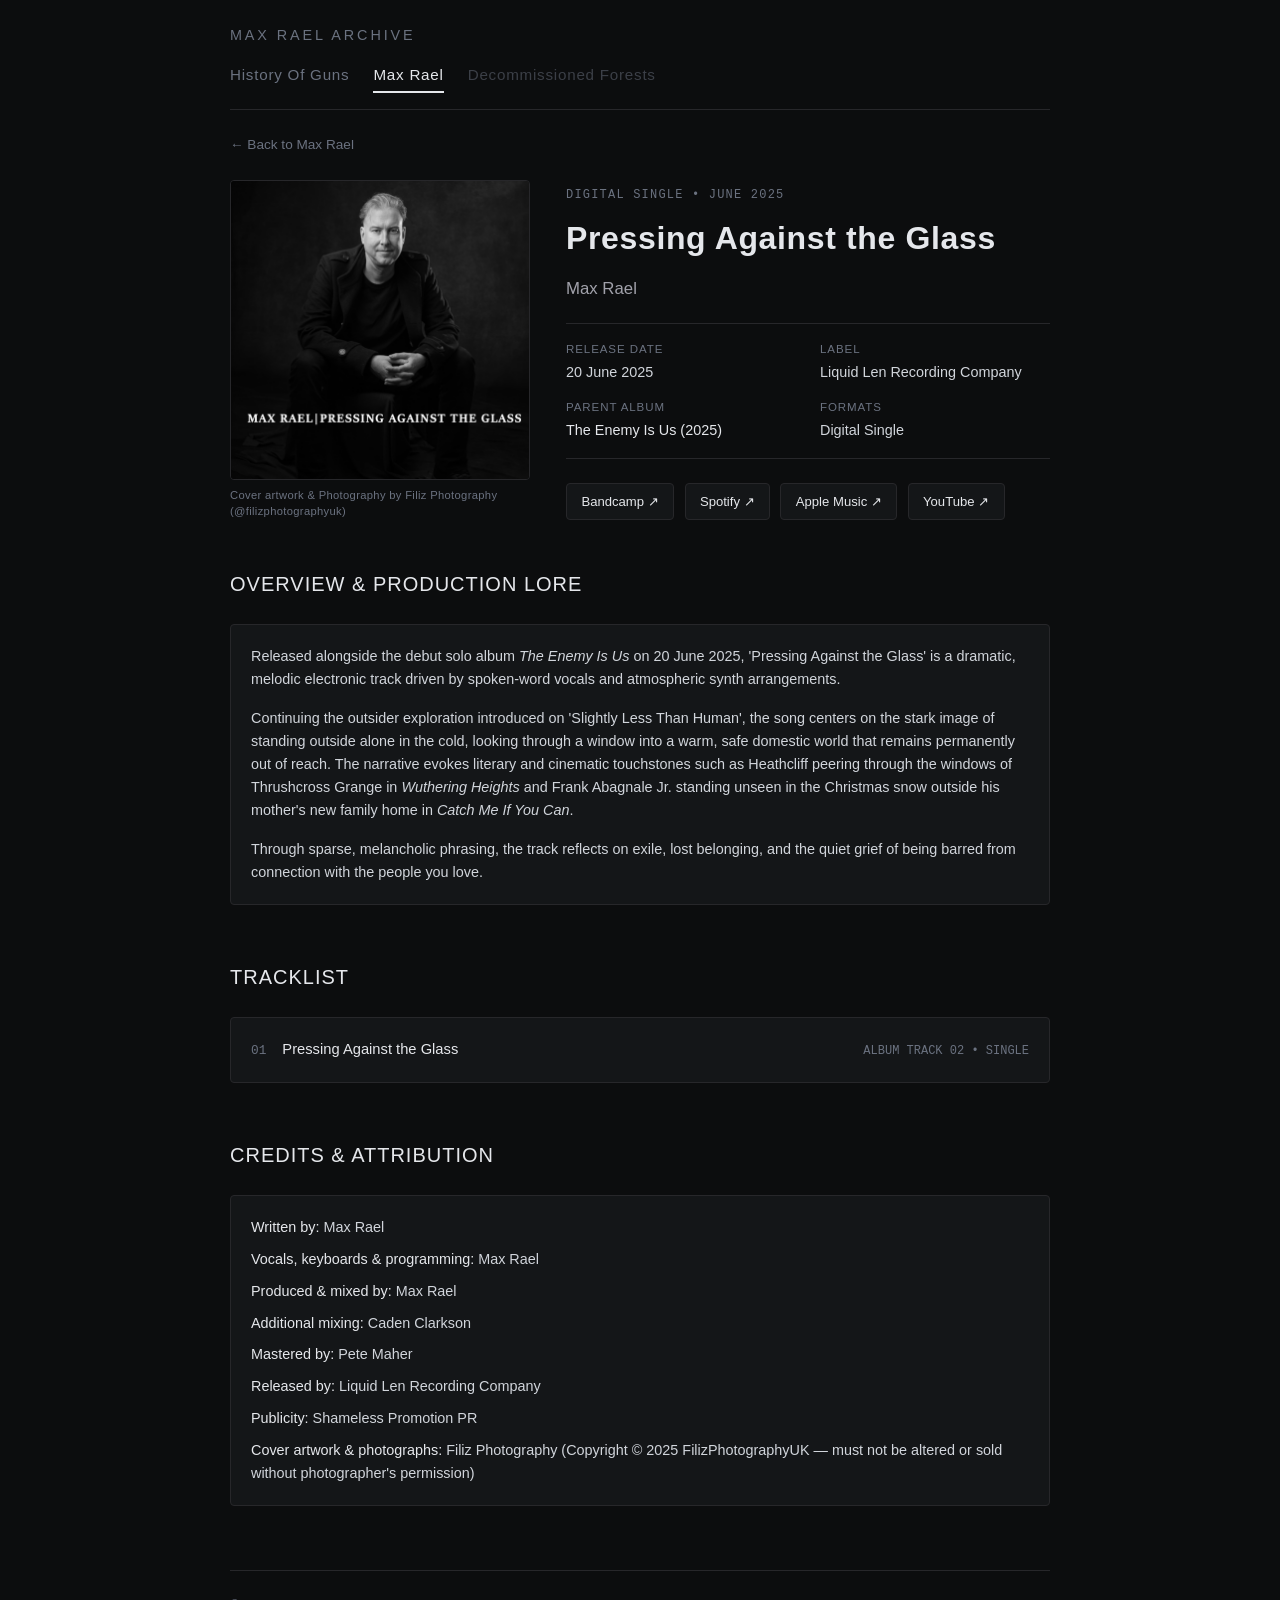
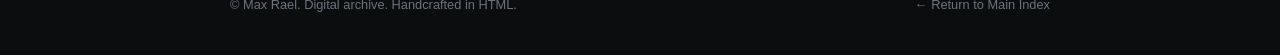
<file: maxrael/single-pressing-against-the-glass.html>
<!doctype html>
<html lang="en">
  <head>
    <meta charset="UTF-8" />
    <meta name="viewport" content="width=device-width, initial-scale=1.0" />
    <title>Pressing Against the Glass — Max Rael Archive</title>
    <link rel="stylesheet" href="../css/style.css" />
  </head>
  <body>
    <div class="container">
      <!-- Master Site Header -->
      <header class="site-header">
        <div class="site-title">
          <a href="../index.html">Max Rael Archive</a>
        </div>
        <nav class="matrix-nav">
          <a href="../historyofguns/index.html">History Of Guns</a>
          <a href="../maxrael/index.html" class="active">Max Rael</a>
          <a href="../decommissionedforests/index.html" style="opacity: 0.5"
            >Decommissioned Forests</a
          >
        </nav>
      </header>

      <main>
        <!-- Breadcrumb Back Link -->
        <div class="release-breadcrumb">
          <a href="index.html">← Back to Max Rael</a>
        </div>

        <!-- Release Hero: Full Sleeve Art + Core Metadata -->
        <section class="release-detail-hero">
          <figure class="release-artwork-frame">
            <img
              src="images/pressing-against-the-glass.jpg"
              alt="Pressing Against the Glass single cover artwork"
              class="release-artwork-full"
            />
            <figcaption class="hero-photo-caption">
              Cover artwork &amp; Photography by Filiz Photography
              (@filizphotographyuk)
            </figcaption>
          </figure>

          <div class="release-detail-summary">
            <span class="release-type-tag">DIGITAL SINGLE • JUNE 2025</span>
            <h1>Pressing Against the Glass</h1>
            <p class="dossier-subtitle">Max Rael</p>

            <dl class="release-specs">
              <div>
                <dt>Release Date</dt>
                <dd>20 June 2025</dd>
              </div>
              <div>
                <dt>Label</dt>
                <dd>Liquid Len Recording Company</dd>
              </div>
              <div>
                <dt>Parent Album</dt>
                <dd>
                  <a
                    href="album-the-enemy-is-us.html"
                    class="release-title-link"
                    style="font-size: 0.9rem; font-weight: 400"
                    >The Enemy Is Us (2025)</a
                  >
                </dd>
              </div>
              <div>
                <dt>Formats</dt>
                <dd>Digital Single</dd>
              </div>
            </dl>

            <!-- Direct Listen / Archive Action Links -->
            <div class="release-action-links">
              <a
                href="https://maxrael.bandcamp.com"
                target="_blank"
                class="action-btn"
                >Bandcamp ↗</a
              >
              <a
                href="https://open.spotify.com/artist/08K5IXOekP2Shcz2soDFZs"
                target="_blank"
                class="action-btn"
                >Spotify ↗</a
              >
              <a
                href="https://music.apple.com/us/artist/max-rael/1807389054"
                target="_blank"
                class="action-btn"
                >Apple Music ↗</a
              >
              <a
                href="https://www.youtube.com/@liquidlenmedia"
                target="_blank"
                class="action-btn"
                >YouTube ↗</a
              >
            </div>
          </div>
        </section>

        <!-- Section 1: Liner Notes & Production Lore -->
        <section class="section-block">
          <h2>Overview &amp; Production Lore</h2>
          <div class="release-card">
            <p class="release-desc" style="margin-bottom: 1rem">
              Released alongside the debut solo album
              <em>The Enemy Is Us</em> on 20 June 2025, 'Pressing Against the
              Glass' is a dramatic, melodic electronic track driven by
              spoken-word vocals and atmospheric synth arrangements.
            </p>
            <p class="release-desc" style="margin-bottom: 1rem">
              Continuing the outsider exploration introduced on 'Slightly Less
              Than Human', the song centers on the stark image of standing
              outside alone in the cold, looking through a window into a warm,
              safe domestic world that remains permanently out of reach. The
              narrative evokes literary and cinematic touchstones such as
              Heathcliff peering through the windows of Thrushcross Grange in
              <em>Wuthering Heights</em> and Frank Abagnale Jr. standing unseen
              in the Christmas snow outside his mother's new family home in
              <em>Catch Me If You Can</em>.
            </p>
            <p class="release-desc">
              Through sparse, melancholic phrasing, the track reflects on exile,
              lost belonging, and the quiet grief of being barred from
              connection with the people you love.
            </p>
          </div>
        </section>

        <!-- Section 2: Tracklist -->
        <section class="section-block">
          <h2>Tracklist</h2>
          <div class="release-card">
            <ol class="tracklist-table">
              <li>
                <span class="track-num">01</span>
                <span class="track-name">Pressing Against the Glass</span>
                <span class="track-note">ALBUM TRACK 02 • SINGLE</span>
              </li>
            </ol>
          </div>
        </section>

        <!-- Section 3: Full Credits & Copyright -->
        <section class="section-block">
          <h2>Credits &amp; Attribution</h2>
          <div class="release-card">
            <ul class="credits-list">
              <li><strong>Written by:</strong> Max Rael</li>
              <li>
                <strong>Vocals, keyboards &amp; programming:</strong> Max Rael
              </li>
              <li><strong>Produced &amp; mixed by:</strong> Max Rael</li>
              <li><strong>Additional mixing:</strong> Caden Clarkson</li>
              <li><strong>Mastered by:</strong> Pete Maher</li>
              <li>
                <strong>Released by:</strong> Liquid Len Recording Company
              </li>
              <li><strong>Publicity:</strong> Shameless Promotion PR</li>
              <li>
                <strong>Cover artwork &amp; photographs:</strong> Filiz
                Photography (Copyright &copy; 2025 FilizPhotographyUK — must not
                be altered or sold without photographer's permission)
              </li>
            </ul>
          </div>
        </section>
      </main>

      <footer>
        <span>&copy; Max Rael. Digital archive. Handcrafted in HTML.</span>
        <span><a href="../index.html">← Return to Main Index</a></span>
      </footer>
    </div>
  </body>
</html>
</file>
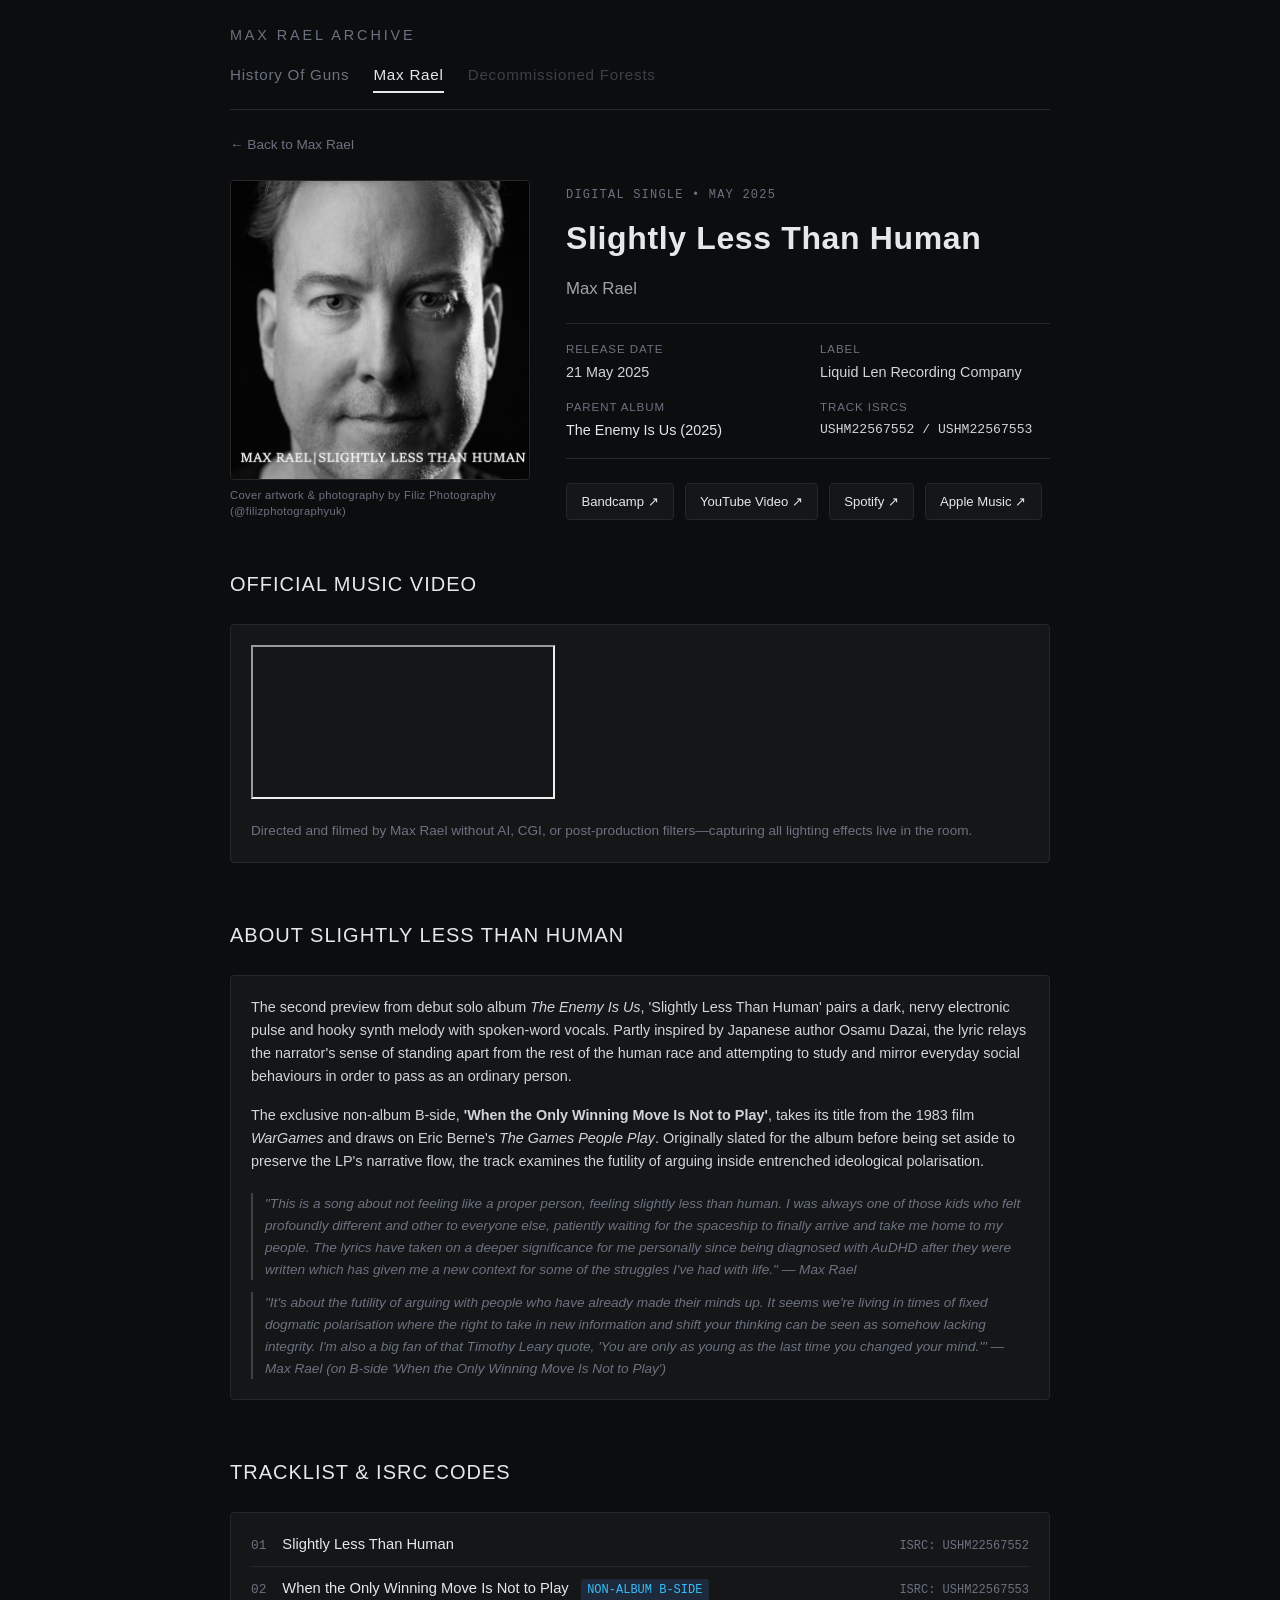
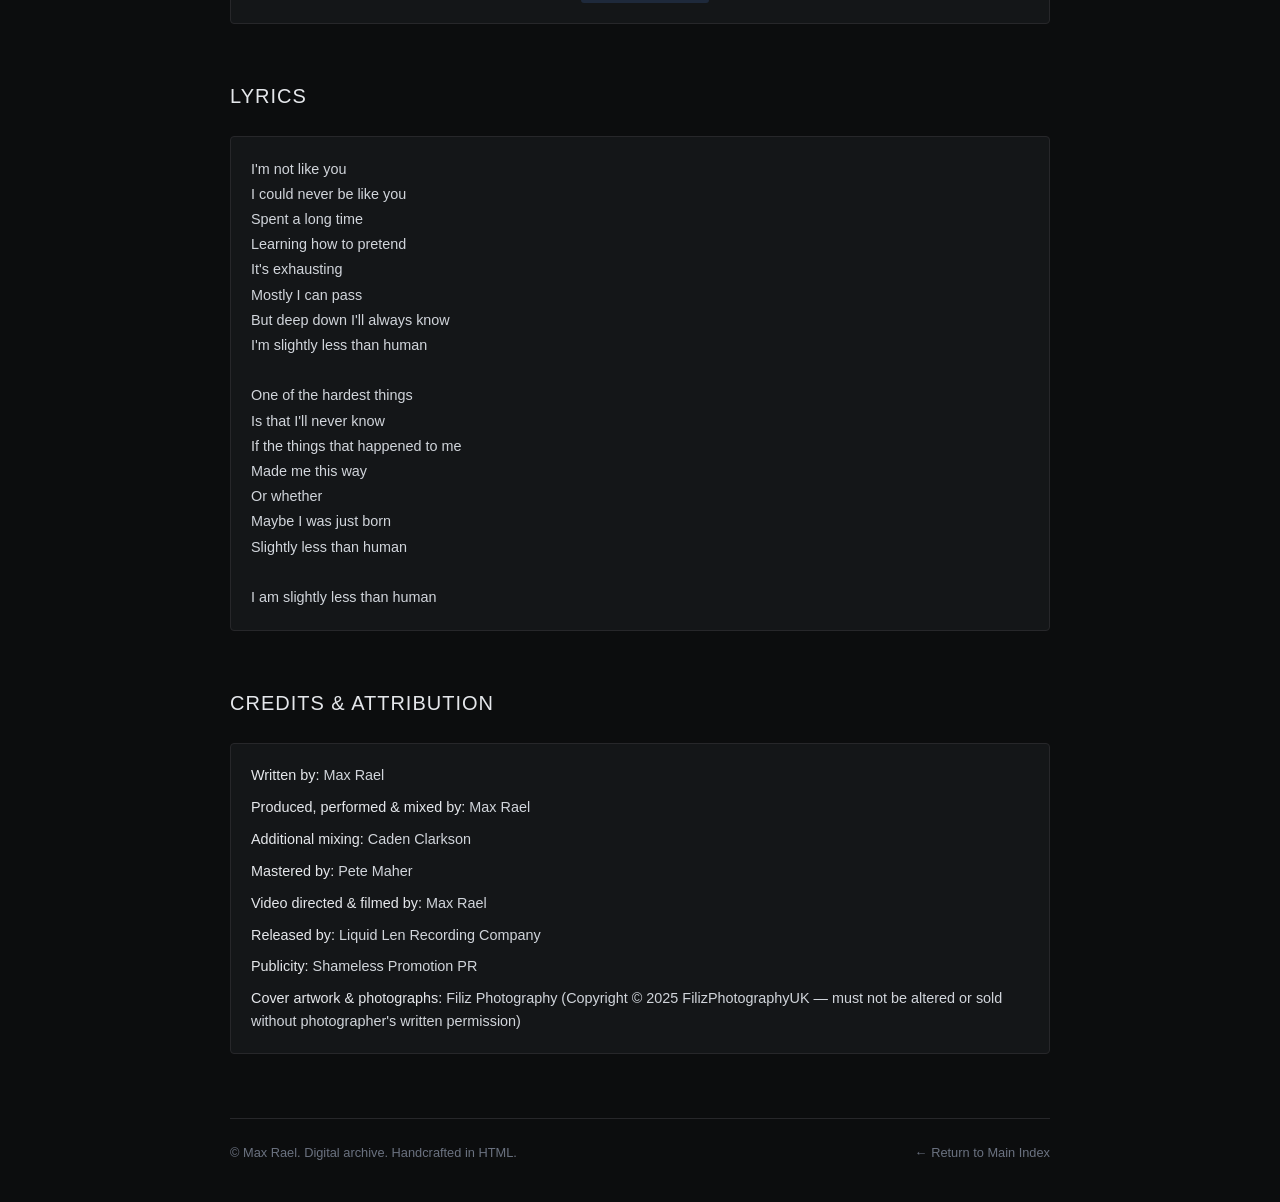
<file: maxrael/single-slightly-less-than-human.html>
<!doctype html>
<html lang="en">
  <head>
    <meta charset="UTF-8" />
    <meta name="viewport" content="width=device-width, initial-scale=1.0" />
    <title>Slightly Less Than Human — Max Rael Archive</title>
    <link rel="stylesheet" href="../css/style.css" />
  </head>
  <body>
    <div class="container">
      <!-- Master Site Header -->
      <header class="site-header">
        <div class="site-title">
          <a href="../index.html">Max Rael Archive</a>
        </div>
        <nav class="matrix-nav">
          <a href="../historyofguns/index.html">History Of Guns</a>
          <a href="../maxrael/index.html" class="active">Max Rael</a>
          <a href="../decommissionedforests/index.html" style="opacity: 0.5"
            >Decommissioned Forests</a
          >
        </nav>
      </header>

      <main>
        <!-- Breadcrumb Back Link -->
        <div class="release-breadcrumb">
          <a href="index.html">← Back to Max Rael </a>
        </div>

        <!-- Release Hero: Full Sleeve Art + Core Metadata -->
        <section class="release-detail-hero">
          <figure class="release-artwork-frame">
            <img
              src="images/slightly_less_than_human.jpg"
              alt="Slightly Less Than Human single cover artwork"
              class="release-artwork-full"
            />
            <figcaption class="hero-photo-caption">
              Cover artwork &amp; photography by Filiz Photography
              (@filizphotographyuk)
            </figcaption>
          </figure>

          <div class="release-detail-summary">
            <span class="release-type-tag">DIGITAL SINGLE • MAY 2025</span>
            <h1>Slightly Less Than Human</h1>
            <p class="dossier-subtitle">Max Rael</p>

            <dl class="release-specs">
              <div>
                <dt>Release Date</dt>
                <dd>21 May 2025</dd>
              </div>
              <div>
                <dt>Label</dt>
                <dd>Liquid Len Recording Company</dd>
              </div>
              <div>
                <dt>Parent Album</dt>
                <dd>
                  <a
                    href="album-the-enemy-is-us.html"
                    class="release-title-link"
                    style="font-size: 0.9rem; font-weight: 400"
                    >The Enemy Is Us (2025)</a
                  >
                </dd>
              </div>
              <div>
                <dt>Track ISRCs</dt>
                <dd style="font-family: monospace; font-size: 0.82rem">
                  USHM22567552 / USHM22567553
                </dd>
              </div>
            </dl>

            <!-- Direct Listen / Archive Action Links -->
            <div class="release-action-links">
              <a
                href="https://maxrael.bandcamp.com/album/slightly-less-than-human"
                target="_blank"
                class="action-btn"
                >Bandcamp ↗</a
              >
              <a
                href="https://youtu.be/JckabcN5Kr0"
                target="_blank"
                class="action-btn"
                >YouTube Video ↗</a
              >
              <a
                href="https://open.spotify.com/artist/08K5IXOekP2Shcz2soDFZs"
                target="_blank"
                class="action-btn"
                >Spotify ↗</a
              >
              <a
                href="https://music.apple.com/us/artist/max-rael/1807389054"
                target="_blank"
                class="action-btn"
                >Apple Music ↗</a
              >
            </div>
          </div>
        </section>

        <!-- Section 1: Music Video Embed -->
        <section class="section-block">
          <h2>Official Music Video</h2>
          <div class="release-card">
            <div class="video-embed-container">
              <iframe
                src="https://www.youtube.com/embed/JckabcN5Kr0"
                title="Max Rael — Slightly Less Than Human (Official Video)"
                allow="
                  accelerometer;
                  autoplay;
                  clipboard-write;
                  encrypted-media;
                  gyroscope;
                  picture-in-picture;
                "
                allowfullscreen
              >
              </iframe>
            </div>
            <p
              class="release-desc"
              style="
                margin-top: 0.85rem;
                font-size: 0.85rem;
                color: var(--subtle-text);
              "
            >
              Directed and filmed by Max Rael without AI, CGI, or
              post-production filters—capturing all lighting effects live in the
              room.
            </p>
          </div>
        </section>

        <!-- Section 2: Liner Notes & Production Lore -->
        <section class="section-block">
          <h2>About Slightly Less Than Human</h2>
          <div class="release-card">
            <p class="release-desc" style="margin-bottom: 1rem">
              The second preview from debut solo album <em>The Enemy Is Us</em>,
              'Slightly Less Than Human' pairs a dark, nervy electronic pulse
              and hooky synth melody with spoken-word vocals. Partly inspired by
              Japanese author Osamu Dazai, the lyric relays the narrator's sense
              of standing apart from the rest of the human race and attempting
              to study and mirror everyday social behaviours in order to pass as
              an ordinary person.
            </p>
            <p class="release-desc" style="margin-bottom: 1rem">
              The exclusive non-album B-side,
              <strong>'When the Only Winning Move Is Not to Play'</strong>,
              takes its title from the 1983 film <em>WarGames</em> and draws on
              Eric Berne's <em>The Games People Play</em>. Originally slated for
              the album before being set aside to preserve the LP's narrative
              flow, the track examines the futility of arguing inside entrenched
              ideological polarisation.
            </p>

            <div class="quote-block" style="margin-top: 1.25rem">
              "This is a song about not feeling like a proper person, feeling
              slightly less than human. I was always one of those kids who felt
              profoundly different and other to everyone else, patiently waiting
              for the spaceship to finally arrive and take me home to my people.
              The lyrics have taken on a deeper significance for me personally
              since being diagnosed with AuDHD after they were written which has
              given me a new context for some of the struggles I've had with
              life." — Max Rael
            </div>
            <div class="quote-block" style="margin-top: 0.75rem">
              "It's about the futility of arguing with people who have already
              made their minds up. It seems we're living in times of fixed
              dogmatic polarisation where the right to take in new information
              and shift your thinking can be seen as somehow lacking integrity.
              I'm also a big fan of that Timothy Leary quote, 'You are only as
              young as the last time you changed your mind.'" — Max Rael (on
              B-side 'When the Only Winning Move Is Not to Play')
            </div>
          </div>
        </section>

        <!-- Section 3: Tracklist & ISRC Registry -->
        <section class="section-block">
          <h2>Tracklist &amp; ISRC Codes</h2>
          <div class="release-card">
            <ol class="tracklist-table">
              <li>
                <span class="track-num">01</span>
                <span class="track-name">Slightly Less Than Human</span>
                <span class="track-note">ISRC: USHM22567552</span>
              </li>
              <li>
                <span class="track-num">02</span>
                <span class="track-name"
                  >When the Only Winning Move Is Not to Play
                  <span class="badge-work">NON-ALBUM B-SIDE</span></span
                >
                <span class="track-note">ISRC: USHM22567553</span>
              </li>
            </ol>
          </div>
        </section>
        <!-- Section 4: Lyrics -->
        <section class="section-block">
          <h2>Lyrics</h2>
          <div class="release-card">
            <pre class="lyrics-block">
I'm not like you
I could never be like you
Spent a long time
Learning how to pretend
It's exhausting
Mostly I can pass
But deep down I'll always know
I'm slightly less than human

One of the hardest things
Is that I'll never know
If the things that happened to me
Made me this way
Or whether
Maybe I was just born
Slightly less than human

I am slightly less than human</pre
            >
          </div>
        </section>
        <!-- Section 5: Full Credits & Copyright -->
        <section class="section-block">
          <h2>Credits &amp; Attribution</h2>
          <div class="release-card">
            <ul class="credits-list">
              <li><strong>Written by:</strong> Max Rael</li>
              <li>
                <strong>Produced, performed &amp; mixed by:</strong> Max Rael
              </li>
              <li><strong>Additional mixing:</strong> Caden Clarkson</li>
              <li><strong>Mastered by:</strong> Pete Maher</li>
              <li><strong>Video directed &amp; filmed by:</strong> Max Rael</li>
              <li>
                <strong>Released by:</strong> Liquid Len Recording Company
              </li>
              <li><strong>Publicity:</strong> Shameless Promotion PR</li>
              <li>
                <strong>Cover artwork &amp; photographs:</strong> Filiz
                Photography (Copyright &copy; 2025 FilizPhotographyUK — must not
                be altered or sold without photographer's written permission)
              </li>
            </ul>
          </div>
        </section>
      </main>

      <footer>
        <span>&copy; Max Rael. Digital archive. Handcrafted in HTML.</span>
        <span><a href="../index.html">← Return to Main Index</a></span>
      </footer>
    </div>
  </body>
</html>
</file>
<file: css/style.css>
:root {
    --bg-color: #0c0d0e;
    --panel-bg: #141618;
    --text-color: #d1d5db;
    --accent-color: #e5e7eb;
    --subtle-text: #6b7280;
    --border-color: #27272a;
    --highlight: #a1a1aa;
}

* {
    box-sizing: border-box;
    margin: 0;
    padding: 0;
}

body {
    background-color: var(--bg-color);
    color: var(--text-color);
    font-family: -apple-system, BlinkMacSystemFont, "Segoe UI", Roboto, "Helvetica Neue", Arial, sans-serif;
    line-height: 1.6;
    padding: 1.5rem 1.5rem 2.5rem;
    display: flex;
    justify-content: center;
}

.container {
    max-width: 820px;
    width: 100%;

/* Formatter-Proof Lyrics Block */
.lyrics-block {
    font-family: inherit;
    font-size: 0.9rem;
    color: var(--text-color);
    line-height: 1.75;
    white-space: pre-wrap;
    margin: 0;
}    
/* =========================================
   Individual Release Sub-Page Styles
   ========================================= */
.release-breadcrumb {
    margin-bottom: 1.5rem;
    font-size: 0.85rem;
}

.release-breadcrumb a {
    color: var(--subtle-text);
    text-decoration: none;
    transition: color 0.2s ease;
}

.release-breadcrumb a:hover {
    color: var(--accent-color);
}

.release-detail-hero {
    display: flex;
    gap: 2.25rem;
    align-items: flex-start;
    margin-bottom: 3rem;
}

.release-artwork-frame {
    flex: 0 0 300px;
    margin: 0;
}

.release-artwork-full {
    width: 100%;
    height: auto;
    display: block;
    border-radius: 4px;
    border: 1px solid var(--border-color);
    background-color: #000;
}

.release-artwork-frame .hero-photo-caption {
    text-align: left;
    margin-top: 0.5rem;
    line-height: 1.4;
}

.release-detail-summary {
    flex: 1 1 auto;
}

.release-type-tag {
    display: inline-block;
    font-family: monospace;
    font-size: 0.75rem;
    letter-spacing: 0.1em;
    color: var(--subtle-text);
    margin-bottom: 0.5rem;
}

.release-specs {
    display: grid;
    grid-template-columns: repeat(2, 1fr);
    gap: 0.85rem 1.5rem;
    margin: 1.25rem 0 1.5rem;
    padding: 1rem 0;
    border-top: 1px solid var(--border-color);
    border-bottom: 1px solid var(--border-color);
}

.release-specs dt {
    font-size: 0.72rem;
    text-transform: uppercase;
    letter-spacing: 0.08em;
    color: var(--subtle-text);
}

.release-specs dd {
    font-size: 0.9rem;
    color: var(--text-color);
    margin-top: 0.15rem;
}

.release-action-links {
    display: flex;
    flex-wrap: wrap;
    gap: 0.65rem;
}

.action-btn {
    display: inline-block;
    padding: 0.45rem 0.9rem;
    font-size: 0.82rem;
    color: var(--accent-color);
    background-color: var(--panel-bg);
    border: 1px solid var(--border-color);
    border-radius: 4px;
    text-decoration: none;
    transition: border-color 0.2s ease, background-color 0.2s ease;
}

.action-btn:hover {
    border-color: var(--highlight);
    background-color: #1c1f22;
}

/* Tracklist Table */
.tracklist-table {
    list-style: none;
    display: flex;
    flex-direction: column;
}

.tracklist-table li {
    display: flex;
    align-items: baseline;
    gap: 1rem;
    padding: 0.6rem 0;
    border-bottom: 1px solid var(--border-color);
    font-size: 0.92rem;
}

.tracklist-table li:last-child {
    border-bottom: none;
    padding-bottom: 0;
}

.tracklist-table li:first-child {
    padding-top: 0;
}

.track-num {
    font-family: monospace;
    font-size: 0.8rem;
    color: var(--subtle-text);
    flex-shrink: 0;
}

.track-name {
    color: var(--accent-color);
    flex-grow: 1;
}

.track-note {
    font-family: monospace;
    font-size: 0.75rem;
    color: var(--subtle-text);
}

/* Credits List */
.credits-list {
    list-style: none;
    display: flex;
    flex-direction: column;
    gap: 0.55rem;
    font-size: 0.9rem;
}

.credits-list strong {
    color: var(--accent-color);
    font-weight: 500;
}

@media (max-width: 680px) {
    .release-detail-hero {
        flex-direction: column;
    }
    .release-artwork-frame {
        flex: none;
        width: 100%;
        max-width: 340px;
    }
    .release-specs {
        grid-template-columns: 1fr;
    }
}    
}
.release-thumb-placeholder {
    width: 100px;
    height: 100px;
    border-radius: 4px;
    border: 1px dashed #3f3f46;
    background: repeating-linear-gradient(
        -45deg,
        #101214,
        #101214 8px,
        #16191c 8px,
        #16191c 16px
    );
    display: flex;
    flex-direction: column;
    justify-content: center;
    align-items: center;
    text-align: center;
    padding: 0.5rem;
    transition: border-color 0.2s ease, transform 0.2s ease;
}

.release-thumb-link:hover .release-thumb-placeholder {
    border-color: var(--accent-color);
    transform: scale(1.03);
}

.placeholder-code {
    font-family: monospace;
    font-size: 0.65rem;
    color: #38bdf8;
    letter-spacing: 0.08em;
    margin-bottom: 0.25rem;
}

.placeholder-status {
    font-family: monospace;
    font-size: 0.65rem;
    line-height: 1.3;
    color: var(--subtle-text);
    letter-spacing: 0.06em;
}
/* Site Header & Navigation */
.site-header {
    border-bottom: 1px solid var(--border-color);
    padding-bottom: 1rem;
    margin-bottom: 1.5rem;
}

.site-title {
    font-size: 0.9rem;
    letter-spacing: 0.2em;
    text-transform: uppercase;
    color: var(--subtle-text);
    margin-bottom: 1rem;
}

.site-title a {
    color: var(--subtle-text);
    text-decoration: none;
    transition: color 0.2s ease;
}

.site-title a:hover {
    color: var(--accent-color);
}

.matrix-nav {
    display: flex;
    gap: 1.5rem;
    flex-wrap: wrap;
    font-size: 0.95rem;
    letter-spacing: 0.05em;
}

.matrix-nav a {
    color: var(--subtle-text);
    text-decoration: none;
    padding-bottom: 0.25rem;
    border-bottom: 2px solid transparent;
    transition: all 0.2s ease;
}

.matrix-nav a:hover {
    color: var(--accent-color);
}

.matrix-nav a.active {
    color: var(--accent-color);
    border-bottom-color: var(--accent-color);
    font-weight: 500;
}

/* Logos & Headers */
.brand-banner {
    width: 100%;
    margin-bottom: 1.5rem;
    text-align: left;
}

.responsive-logo {
    max-width: 100%;
    width: 420px;
    height: auto;
    display: block;
    margin: 0;
}

.visually-hidden {
    position: absolute;
    width: 1px;
    height: 1px;
    padding: 0;
    margin: -1px;
    overflow: hidden;
    clip: rect(0, 0, 0, 0);
    border: 0;
}

/* Homepage Cards */
.project-cards {
    display: grid;
    grid-template-columns: 1fr;
    gap: 1.5rem;
    margin-top: 2rem;
}

.card {
    background-color: var(--panel-bg);
    border: 1px solid var(--border-color);
    padding: 1.5rem;
    border-radius: 4px;
    text-decoration: none;
    color: var(--text-color);
    transition: border-color 0.2s ease, transform 0.2s ease;
    display: block;
}

.card:hover {
    border-color: var(--highlight);
    transform: translateY(-2px);
}

.card-logo-container {
    width: 100%;
    margin-bottom: 0.75rem;
}

.card-logo {
    max-width: 100%;
    width: 280px;
    height: auto;
    display: block;
}

/* Dossier Layout & Section Blocks */
.dossier-intro {
    margin-bottom: 1.75rem;
}

.dossier-subtitle {
    font-size: 1.05rem;
    color: var(--highlight);
    margin-bottom: 1.25rem;
}
/* Hero Header: Compact Stamp Portrait & Balanced Logo */
.dossier-hero-header {
    display: flex;
    justify-content: space-between;
    align-items: center;
    gap: 1.5rem;
    margin-bottom: 1rem; /* Tightens gap above subtitle */
}

.dossier-hero-header .brand-banner {
    flex: 1 1 auto;
    margin-bottom: 0;
}

.dossier-hero-header .responsive-logo {
    width: 100%;
    max-width: 380px;
}

.hero-photo-card {
    flex: 0 0 260px; /* Compact 260px width */
    margin: 0;
}

.hero-band-photo {
    width: 100%;
    height: 135px; /* Matches visual height of the logo wordmark */
    object-fit: cover;
    object-position: center 22%;
    display: block;
    border-radius: 4px;
    border: 1px solid var(--border-color);
    filter: contrast(1.05);
}

.hero-photo-caption {
    margin-top: 0.3rem;
    font-size: 0.7rem;
    color: var(--subtle-text);
    text-align: right;
    letter-spacing: 0.03em;
}
/* Stack neatly on mobile/tablet screens */
@media (max-width: 680px) {
    .dossier-hero-header {
        flex-direction: column;
        align-items: flex-start;
        gap: 1.25rem;
    }

    .dossier-hero-header .brand-banner,
    .hero-photo-card {
        width: 100%;
        flex: none;
    }

    .hero-photo-caption {
        text-align: left;
    }
}
.hero {
    margin: 2rem 0 3rem 0; /* 2rem top, 0 sides, 3rem bottom */
} 
.lead-text {
    color: var(--text-color);
    font-size: 0.95rem;
    border-left: 2px solid var(--border-color);
    padding-left: 1rem;
    margin-top: 1rem;
}

.artifact-filters {
    display: flex;
    gap: 1rem;
    margin: 1.25rem 0;
    padding: 0.75rem 0;
    border-top: 1px solid var(--border-color);
    border-bottom: 1px solid var(--border-color);
    font-size: 0.85rem;
    letter-spacing: 0.08em;
    text-transform: uppercase;
}

.artifact-filters a {
    color: var(--subtle-text);
    text-decoration: none;
    transition: color 0.2s ease;
}

.artifact-filters a:hover {
    color: var(--accent-color);
}

.section-block {
    margin-bottom: 3.5rem;
}

h1 {
    font-size: 2rem;
    font-weight: 600;
    letter-spacing: 0.02em;
    color: var(--accent-color);
    margin-bottom: 0.75rem;
}

h2 {
    font-size: 1.25rem;
    font-weight: 500;
    letter-spacing: 0.05em;
    color: var(--accent-color);
    text-transform: uppercase;
    margin-bottom: 1.5rem;
}

/* Catalog / Discography Grid & Thumbnails */
.release-list {
    display: grid;
    grid-template-columns: 1fr;
    gap: 1.25rem;
}

.release-card {
    background-color: var(--panel-bg);
    border: 1px solid var(--border-color);
    padding: 1.25rem;
    border-radius: 4px;
}

.release-card-body {
    display: flex;
    gap: 1.25rem;
    align-items: flex-start;
}

.release-thumb-link {
    flex-shrink: 0;
    display: block;
    text-decoration: none;
}

.release-thumb {
    width: 100px;
    height: 100px;
    object-fit: cover;
    border-radius: 4px;
    border: 1px solid var(--border-color);
    background-color: #000;
    transition: transform 0.2s ease, border-color 0.2s ease;
}

.release-thumb-link:hover .release-thumb {
    transform: scale(1.03);
    border-color: var(--accent-color);
}

.release-content {
    flex-grow: 1;
}

.release-header {
    display: flex;
    justify-content: space-between;
    align-items: baseline;
    margin-bottom: 0.5rem;
    flex-wrap: wrap;
    gap: 0.5rem;
}

.release-title-link {
    color: var(--accent-color);
    font-size: 1.05rem;
    font-weight: 600;
    text-decoration: none;
    transition: color 0.2s ease;
}

.release-title-link:hover {
    color: #ffffff;
    text-decoration: underline;
}

.release-year {
    font-size: 0.85rem;
    color: var(--subtle-text);
    font-family: monospace;
}

.release-meta {
    font-size: 0.85rem;
    color: var(--subtle-text);
    margin-bottom: 0.75rem;
}

.release-desc {
    font-size: 0.9rem;
    color: var(--text-color);
}
.status {
                        display: inline-block;
                        padding: 8px 16px;
                        border: 1px dashed #ff4a4a;
                        margin-bottom: 1rem; 
                        color: #ff4a4a;
                        font-size: 0.9rem;
                        text-transform: uppercase;
            }
.quote-block {
    margin-top: 0.75rem;
    font-size: 0.85rem;
    font-style: italic;
    color: var(--subtle-text);
    border-left: 2px solid #3f3f46;
    padding-left: 0.75rem;
}

.badge-work {
    display: inline-block;
    font-size: 0.75rem;
    font-family: monospace;
    padding: 0.15rem 0.4rem;
    background: #1e293b;
    color: #38bdf8;
    border-radius: 3px;
    margin-left: 0.5rem;
}

footer {
    margin-top: 4rem;
    padding-top: 1.5rem;
    border-top: 1px solid var(--border-color);
    font-size: 0.8rem;
    color: var(--subtle-text);
    display: flex;
    justify-content: space-between;
    align-items: center;
    flex-wrap: wrap;
    gap: 1rem;
}

footer a {
    color: var(--subtle-text);
    text-decoration: none;
}

footer a:hover {
    color: var(--accent-color);
}

/* Mobile Responsiveness */
@media (max-width: 560px) {
    .release-card-body {
        flex-direction: column;
        align-items: flex-start;
    }
    .release-thumb {
        width: 120px;
        height: 120px;
        margin-bottom: 0.5rem;
    }
}
</file>
